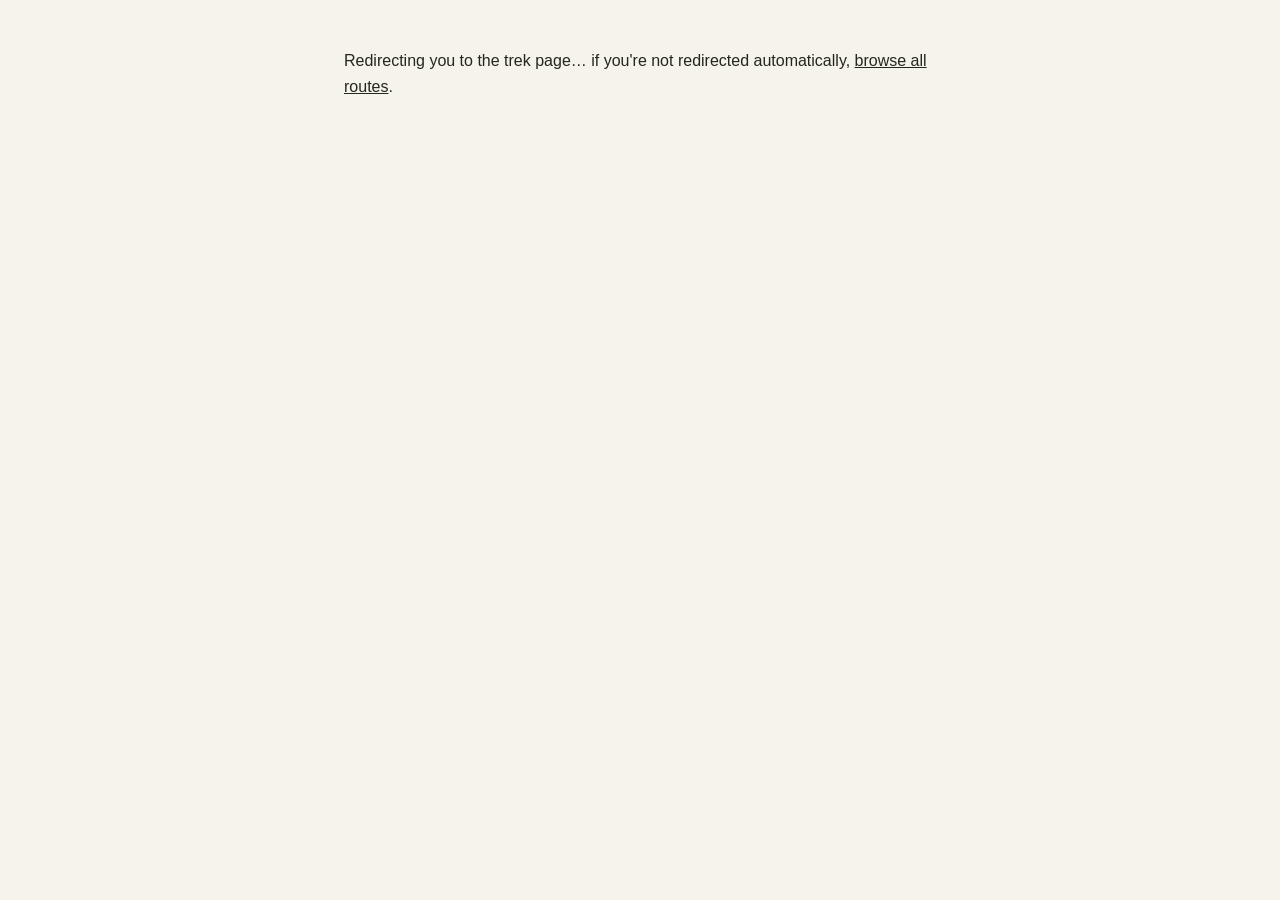
<file: detail.html>
<!DOCTYPE html>
<html lang="en">
<head>
    <meta charset="UTF-8">
    <meta name="viewport" content="width=device-width, initial-scale=1.0">
    <title>Redirecting… — TrekkingWays</title>
    <meta name="robots" content="noindex, follow">
    <link rel="icon" type="image/x-icon" href="favicon.ico">
    <link rel="stylesheet" href="styles.css">
</head>
<body>
    <p style="padding:3rem 1.5rem; max-width:640px; margin:0 auto;">
        Redirecting you to the trek page… if you're not redirected automatically,
        <a href="index.html" id="fallback-link">browse all routes</a>.
    </p>

    <script>
        // Legacy URL support: detail.html?tour=tour-1 used to render everything
        // client-side. Each trek now lives at its own static, indexable URL —
        // this page just forwards old links (bookmarks, past shares, old GYG
        // referral links) to the right place.
        const redirectMap = {
            "tour-1": "scottish-highlands-whisky-tasting.html",
            "tour-2": "finisterre-muxia-costa-da-morte.html",
            "tour-3": "mount-etna-summit-trek.html"
        };

        const params = new URLSearchParams(window.location.search);
        const tourId = params.get('tour');
        const target = redirectMap[tourId];

        if (target) {
            document.getElementById('fallback-link').href = target;
            window.location.replace(target);
        }
    </script>
</body>
</html>
</file>
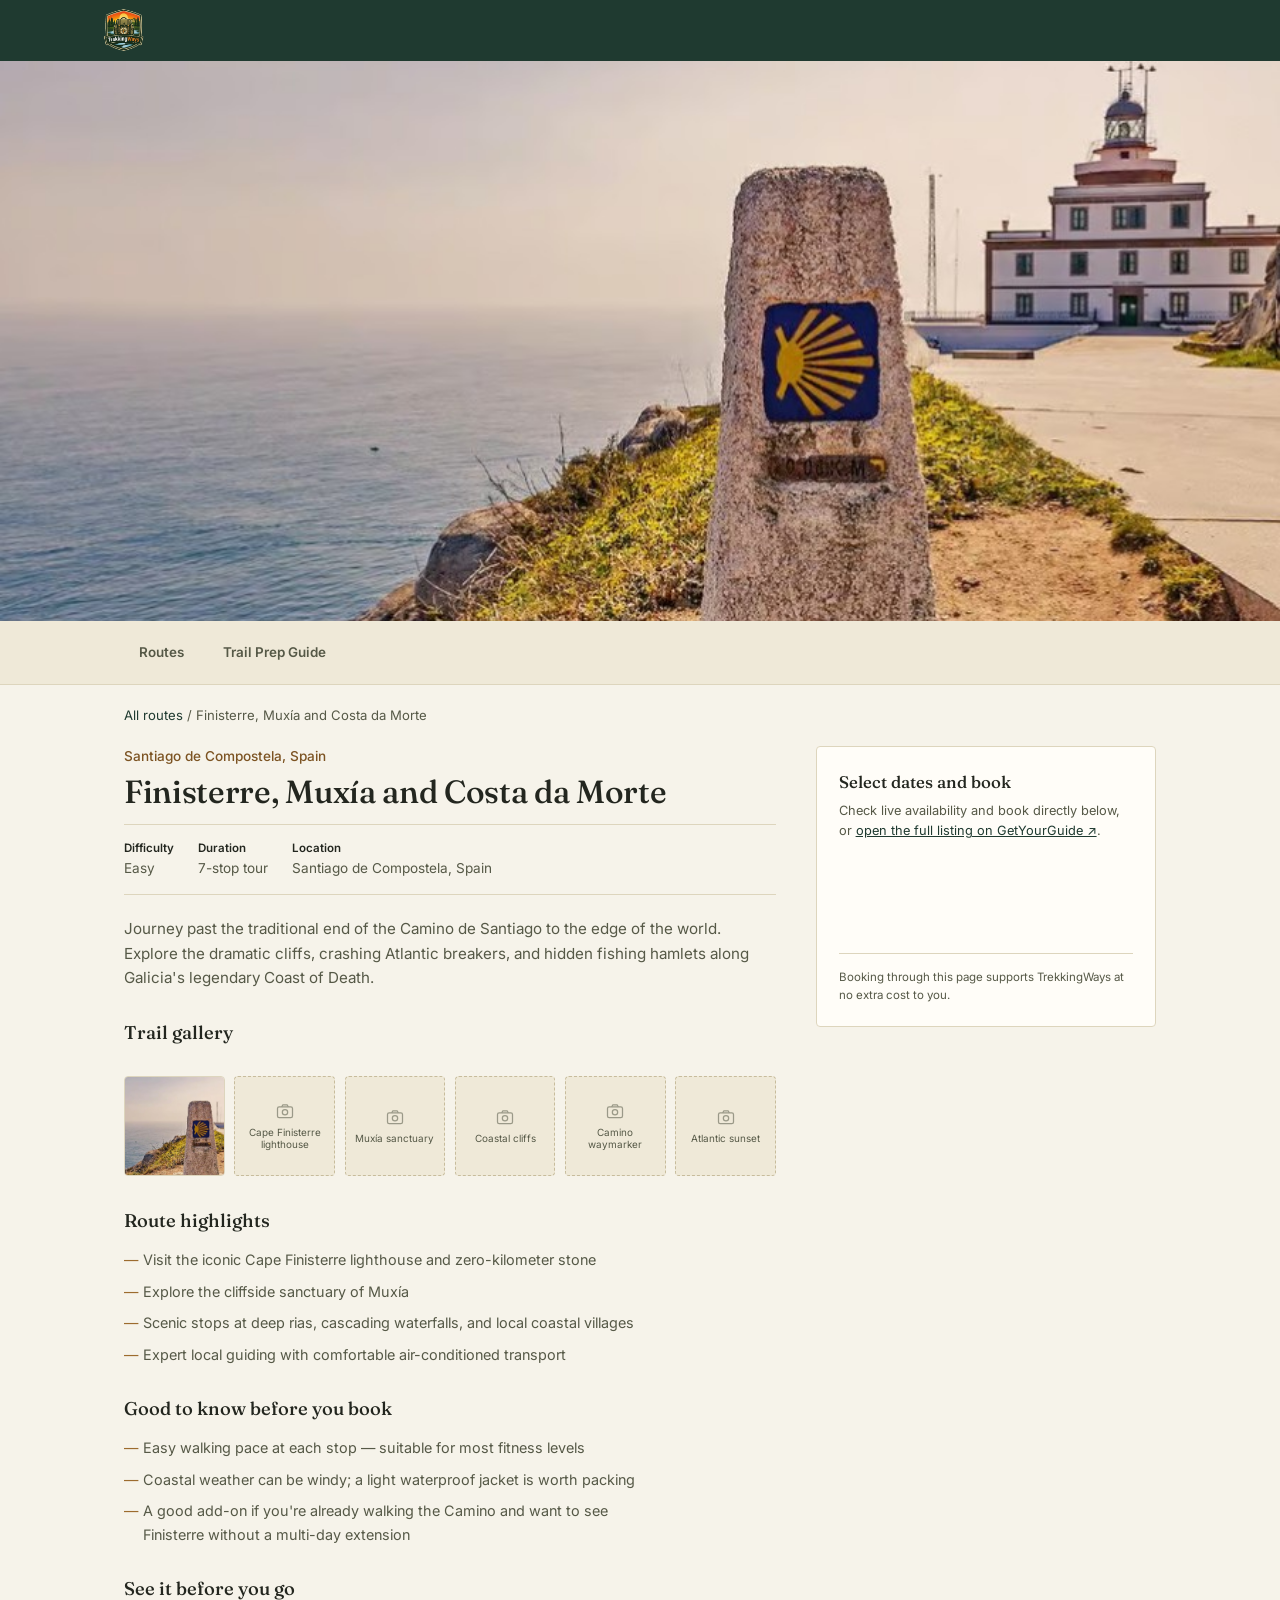
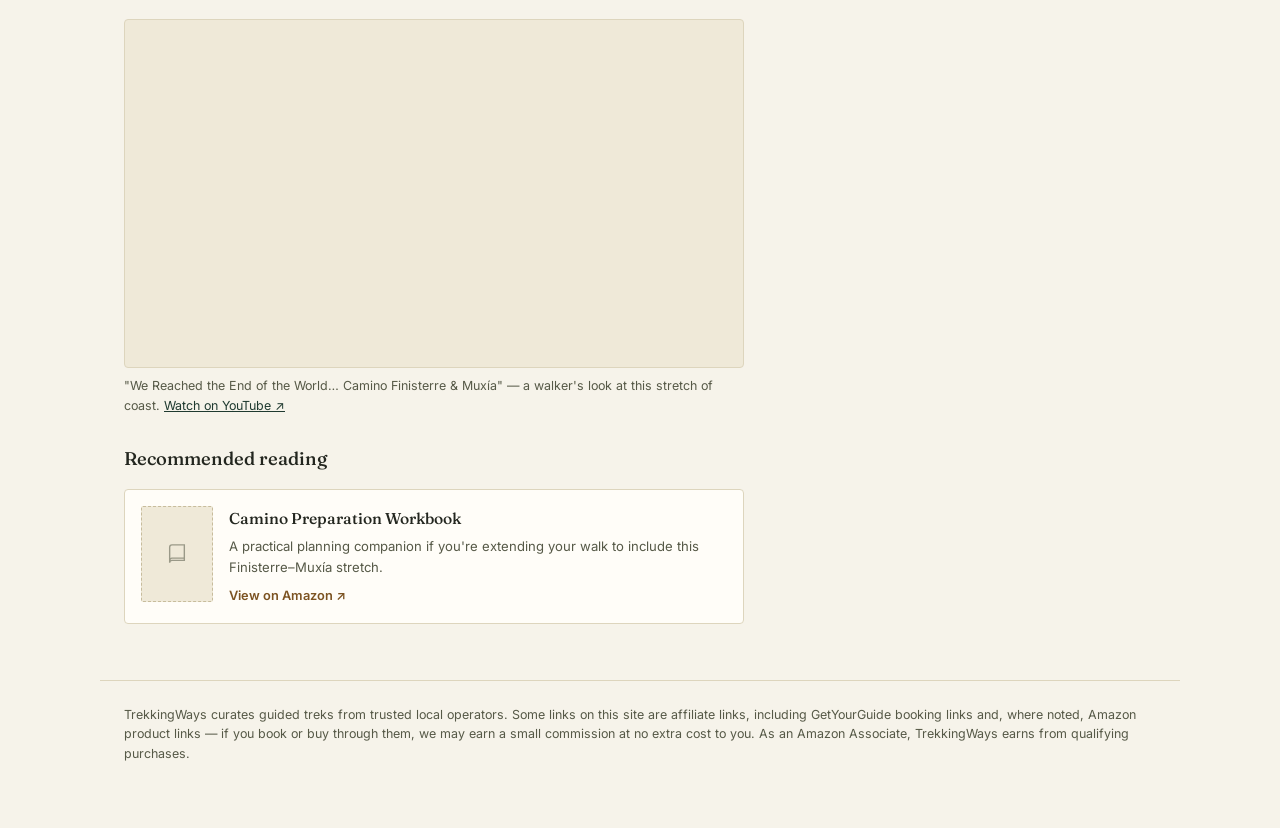
<file: finisterre-muxia-costa-da-morte.html>
<!DOCTYPE html>
<html lang="en">
<head>
    <meta charset="UTF-8">
    <meta name="viewport" content="width=device-width, initial-scale=1.0">
    <title>Finisterre, Muxía & Costa da Morte Tour — TrekkingWays</title>
    <meta name="description" content="Guided day tour of Galicia's Coast of Death from Santiago de Compostela: Cape Finisterre lighthouse, Muxía, and the Camino's traditional end point.">
    <link rel="canonical" href="https://trekkingways.com/finisterre-muxia-costa-da-morte.html">

    <!-- Favicons -->
    <link rel="icon" type="image/x-icon" href="favicon.ico">
    <link rel="icon" type="image/png" sizes="32x32" href="favicon-32.png">
    <link rel="apple-touch-icon" sizes="180x180" href="apple-touch-icon.png">
    <link rel="icon" type="image/png" sizes="512x512" href="icon-512.png">

    <!-- GetYourGuide Analytics -->
    <script async defer src="https://widget.getyourguide.com/dist/pa.umd.production.min.js" data-gyg-partner-id="GVCQKUI"></script>

    <!-- Google Analytics (GA4) - trekkingways.com property -->
    <script async src="https://www.googletagmanager.com/gtag/js?id=G-VSWBG74Z71"></script>
    <script>
        window.dataLayer = window.dataLayer || [];
        function gtag(){dataLayer.push(arguments);}
        gtag('js', new Date());
        gtag('config', 'G-VSWBG74Z71');
    </script>

    <link rel="preconnect" href="https://fonts.googleapis.com">
    <link rel="preconnect" href="https://fonts.gstatic.com" crossorigin>
    <link href="https://fonts.googleapis.com/css2?family=Fraunces:ital,opsz,wght@0,9..144,400;0,9..144,500;0,9..144,600;1,9..144,500&family=Inter:wght@400;500;600&display=swap" rel="stylesheet">

    <link rel="stylesheet" href="styles.css">

    <script type="application/ld+json">
    {
        "@context": "https://schema.org",
        "@type": "TouristTrip",
        "name": "Finisterre, Muxía and Costa da Morte",
        "description": "Journey past the traditional end of the Camino de Santiago to the edge of the world. Explore the dramatic cliffs, crashing Atlantic breakers, and hidden fishing hamlets along Galicia's legendary Coast of Death.",
        "image": "https://trekkingways.com/image_5f9729.jpg",
        "touristType": "Day trip",
        "itinerary": {
            "@type": "ItemList",
            "itemListElement": [
                {"@type": "ListItem", "position": 1, "name": "Cape Finisterre lighthouse and zero-kilometer stone"},
                {"@type": "ListItem", "position": 2, "name": "Cliffside sanctuary of Muxía"},
                {"@type": "ListItem", "position": 3, "name": "Coastal villages, rias and waterfalls"}
            ]
        },
        "provider": {
            "@type": "Organization",
            "name": "TrekkingWays",
            "url": "https://trekkingways.com/"
        },
        "offers": {
            "@type": "Offer",
            "url": "https://gyg.me/6YtkOxXI",
            "availability": "https://schema.org/InStock"
        }
    }
    </script>
    <script type="application/ld+json">
    {
        "@context": "https://schema.org",
        "@type": "BreadcrumbList",
        "itemListElement": [
            {"@type": "ListItem", "position": 1, "name": "Routes", "item": "https://trekkingways.com/"},
            {"@type": "ListItem", "position": 2, "name": "Finisterre, Muxía and Costa da Morte"}
        ]
    }
    </script>
</head>
<body>

    <div class="brand-bar">
        <div class="brand-bar-inner">
            <a href="index.html" class="brand-bar-link"><img src="logo.png" alt="TrekkingWays" class="brand-bar-logo"></a>
        </div>
    </div>

    <div class="detail-hero">
        <img src="image_5f9729.jpg" alt="Finisterre, Muxía and Costa da Morte">
    </div>

    <nav class="page-menu">
        <div class="page-menu-inner">
            <div class="nav-pills">
                <a href="index.html" class="nav-pill">Routes</a>
                <a href="guide.html" class="nav-pill">Trail Prep Guide</a>
            </div>
        </div>
    </nav>

    <p class="breadcrumb"><a href="index.html">All routes</a> / <span>Finisterre, Muxía and Costa da Morte</span></p>

    <main class="detail-layout">
        <div class="detail-main">
            <div class="detail-location">Santiago de Compostela, Spain</div>
            <h1>Finisterre, Muxía and Costa da Morte</h1>

            <div class="detail-meta-row">
                <span><strong>Difficulty</strong><span>Easy</span></span>
                <span><strong>Duration</strong><span>7-stop tour</span></span>
                <span><strong>Location</strong><span>Santiago de Compostela, Spain</span></span>
            </div>

            <div class="detail-body">
                <p>Journey past the traditional end of the Camino de Santiago to the edge of the world. Explore the dramatic cliffs, crashing Atlantic breakers, and hidden fishing hamlets along Galicia's legendary Coast of Death.</p>
            </div>

            <h2 class="detail-section-heading">Trail gallery</h2>
            <section class="trail-gallery">
                <div class="gallery-viewport">
                    <button class="gallery-arrow gallery-arrow-prev" aria-label="Previous photos">‹</button>
                    <div class="gallery-track">
                        <div class="gallery-thumb">
                            <img src="image_5f9729.jpg" alt="Finisterre lighthouse and Camino shell marker" loading="lazy">
                        </div>
                        <div class="gallery-thumb">
                            <div class="gallery-thumb-placeholder">
                                <svg viewBox="0 0 24 24" fill="none" stroke="currentColor" stroke-width="1.5" aria-hidden="true"><rect x="3" y="7" width="18" height="13" rx="2"></rect><path d="M8 7l1.5-2.5h5L16 7"></path><circle cx="12" cy="13.5" r="3.2"></circle></svg>
                                <span>Cape Finisterre lighthouse</span>
                            </div>
                        </div>
                        <div class="gallery-thumb">
                            <div class="gallery-thumb-placeholder">
                                <svg viewBox="0 0 24 24" fill="none" stroke="currentColor" stroke-width="1.5" aria-hidden="true"><rect x="3" y="7" width="18" height="13" rx="2"></rect><path d="M8 7l1.5-2.5h5L16 7"></path><circle cx="12" cy="13.5" r="3.2"></circle></svg>
                                <span>Muxía sanctuary</span>
                            </div>
                        </div>
                        <div class="gallery-thumb">
                            <div class="gallery-thumb-placeholder">
                                <svg viewBox="0 0 24 24" fill="none" stroke="currentColor" stroke-width="1.5" aria-hidden="true"><rect x="3" y="7" width="18" height="13" rx="2"></rect><path d="M8 7l1.5-2.5h5L16 7"></path><circle cx="12" cy="13.5" r="3.2"></circle></svg>
                                <span>Coastal cliffs</span>
                            </div>
                        </div>
                        <div class="gallery-thumb">
                            <div class="gallery-thumb-placeholder">
                                <svg viewBox="0 0 24 24" fill="none" stroke="currentColor" stroke-width="1.5" aria-hidden="true"><rect x="3" y="7" width="18" height="13" rx="2"></rect><path d="M8 7l1.5-2.5h5L16 7"></path><circle cx="12" cy="13.5" r="3.2"></circle></svg>
                                <span>Camino waymarker</span>
                            </div>
                        </div>
                        <div class="gallery-thumb">
                            <div class="gallery-thumb-placeholder">
                                <svg viewBox="0 0 24 24" fill="none" stroke="currentColor" stroke-width="1.5" aria-hidden="true"><rect x="3" y="7" width="18" height="13" rx="2"></rect><path d="M8 7l1.5-2.5h5L16 7"></path><circle cx="12" cy="13.5" r="3.2"></circle></svg>
                                <span>Atlantic sunset</span>
                            </div>
                        </div>
                    </div>
                    <button class="gallery-arrow gallery-arrow-next" aria-label="Next photos">›</button>
                </div>
            </section>

            <h2 class="detail-section-heading">Route highlights</h2>
            <ul class="detail-highlights">
                <li>Visit the iconic Cape Finisterre lighthouse and zero-kilometer stone</li>
                <li>Explore the cliffside sanctuary of Muxía</li>
                <li>Scenic stops at deep rias, cascading waterfalls, and local coastal villages</li>
                <li>Expert local guiding with comfortable air-conditioned transport</li>
            </ul>

            <h2 class="detail-section-heading">Good to know before you book</h2>
            <ul class="detail-highlights">
                <li>Easy walking pace at each stop — suitable for most fitness levels</li>
                <li>Coastal weather can be windy; a light waterproof jacket is worth packing</li>
                <li>A good add-on if you're already walking the Camino and want to see Finisterre without a multi-day extension</li>
            </ul>

            <h2 class="detail-section-heading">See it before you go</h2>
            <div class="video-embed">
                <div class="video-embed-frame">
                    <iframe src="https://www.youtube-nocookie.com/embed/vvXryr1y-jE" title="Camino Finisterre and Muxía walking vlog" loading="lazy" allow="accelerometer; autoplay; clipboard-write; encrypted-media; gyroscope; picture-in-picture" allowfullscreen></iframe>
                </div>
                <p class="video-embed-caption">"We Reached the End of the World… Camino Finisterre & Muxía" — a walker's look at this stretch of coast. <a href="https://www.youtube.com/watch?v=vvXryr1y-jE" target="_blank" rel="noopener">Watch on YouTube ↗</a></p>
            </div>

            <h2 class="detail-section-heading">Recommended reading</h2>
            <a class="product-card" href="https://www.amazon.co.uk/dp/B0HFZK3RJM?tag=YOUR-AMAZON-TAG-21" target="_blank" rel="sponsored noopener">
                <!-- Replace this placeholder with the real cover image from Amazon Associates SiteStripe
                     ("Image" or "Image + Text" link type) once your Associate tag is live. -->
                <div class="product-card-image-placeholder">
                    <svg viewBox="0 0 24 24" fill="none" stroke="currentColor" stroke-width="1.5" aria-hidden="true"><path d="M4 4.5A2.5 2.5 0 0 1 6.5 2H20v17H6.5A2.5 2.5 0 0 0 4 21.5v-17Z"></path><path d="M4 19a2.5 2.5 0 0 1 2.5-2.5H20"></path></svg>
                </div>
                <div class="product-card-body">
                    <div class="product-card-title">Camino Preparation Workbook</div>
                    <p class="product-card-desc">A practical planning companion if you're extending your walk to include this Finisterre–Muxía stretch.</p>
                    <div class="product-card-cta">View on Amazon ↗</div>
                </div>
            </a>
        </div>

        <aside class="booking-panel">
            <div class="booking-heading">Select dates and book</div>
            <div class="booking-subtext">Check live availability and book directly below, or <a href="https://gyg.me/6YtkOxXI" target="_blank" rel="sponsored noopener">open the full listing on GetYourGuide ↗</a>.</div>
            <div id="gyg-widget-container">
                <div data-gyg-href="https://widget.getyourguide.com/default/availability.frame"
                     data-gyg-tour-id="254852"
                     data-gyg-locale-code="en-US"
                     data-gyg-currency="EUR"
                     data-gyg-widget="availability"
                     data-gyg-variant="vertical"
                     data-gyg-partner-id="GVCQKUI">
                </div>
            </div>
            <p class="affiliate-note">Booking through this page supports TrekkingWays at no extra cost to you.</p>
        </aside>
    </main>

    <footer class="site-footer">
        <p>TrekkingWays curates guided treks from trusted local operators. Some links on this site are affiliate links, including GetYourGuide booking links and, where noted, Amazon product links — if you book or buy through them, we may earn a small commission at no extra cost to you. As an Amazon Associate, TrekkingWays earns from qualifying purchases.</p>
    </footer>

    <script async src="https://widget.getyourguide.com/dist/loader.js"></script>
    <script src="gallery.js" defer></script>
</body>
</html>
</file>
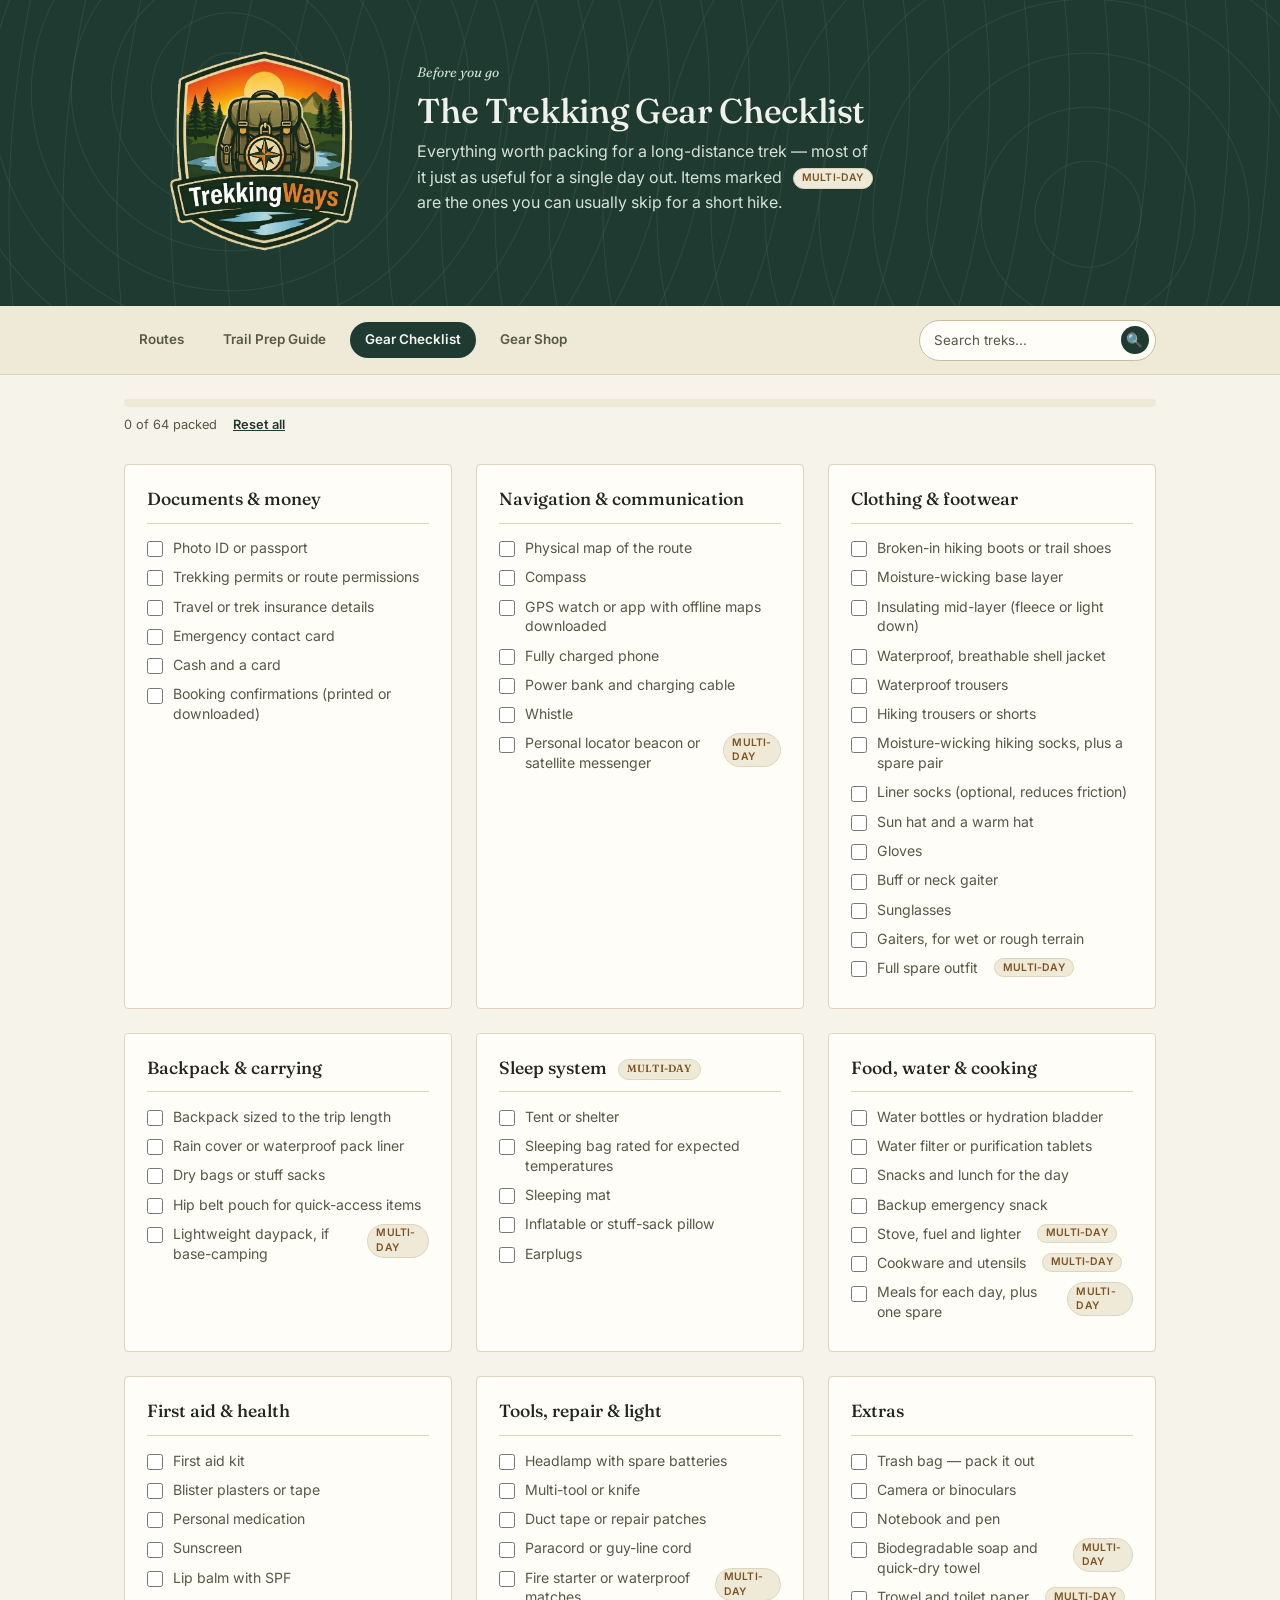
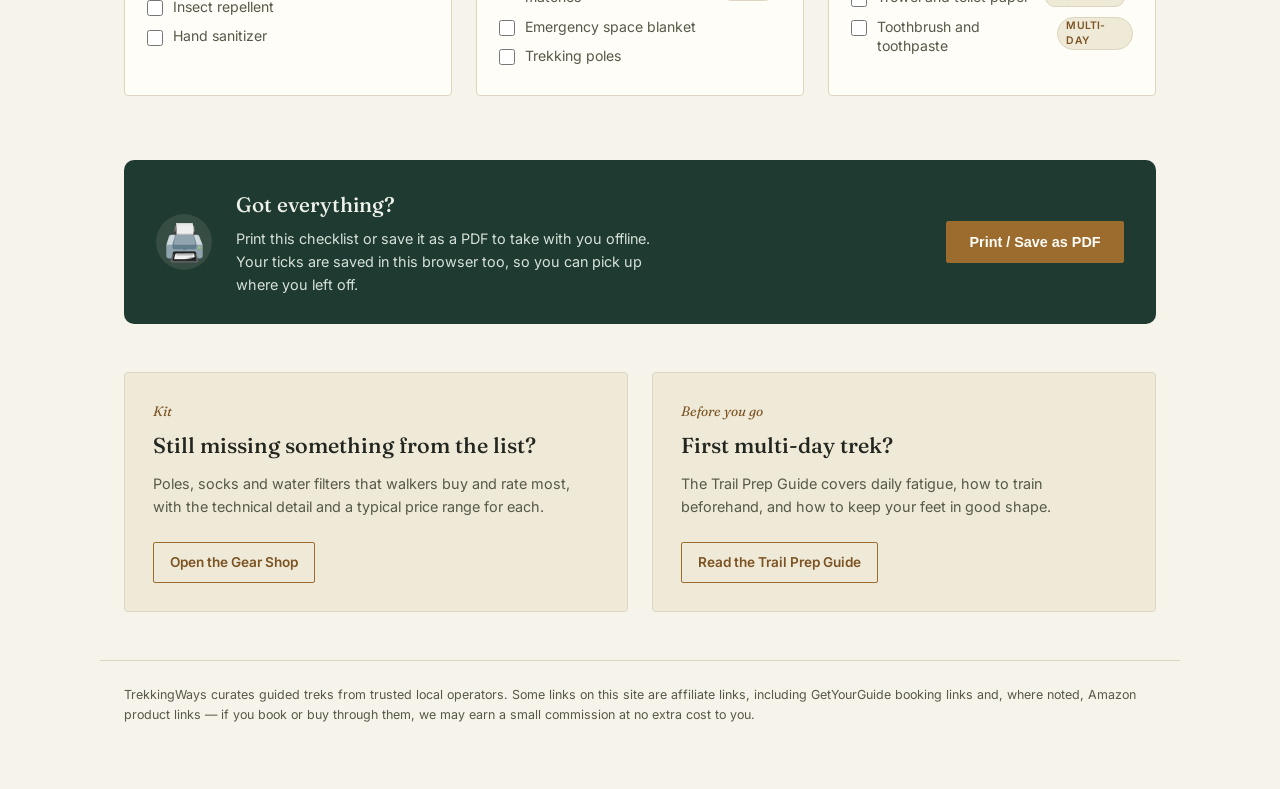
<file: gear-checklist.html>
<!DOCTYPE html>
<html lang="en">
<head>
    <meta charset="UTF-8">
    <meta name="viewport" content="width=device-width, initial-scale=1.0">
    <title>Trekking Gear Checklist — TrekkingWays</title>
    <meta name="description" content="A complete, printable trekking gear checklist covering documents, clothing, sleep systems, food, first aid and more — for multi-day treks and one-day hikes alike.">
    <link rel="canonical" href="https://trekkingways.com/gear-checklist.html">

    <!-- Favicons -->
    <link rel="icon" type="image/x-icon" href="favicon.ico">
    <link rel="icon" type="image/png" sizes="32x32" href="favicon-32.png">
    <link rel="apple-touch-icon" sizes="180x180" href="apple-touch-icon.png">
    <link rel="icon" type="image/png" sizes="512x512" href="icon-512.png">

    <!-- Google Analytics (GA4) - trekkingways.com property -->
    <script async src="https://www.googletagmanager.com/gtag/js?id=G-VSWBG74Z71"></script>
    <script>
        window.dataLayer = window.dataLayer || [];
        function gtag(){dataLayer.push(arguments);}
        gtag('js', new Date());
        gtag('config', 'G-VSWBG74Z71');
    </script>

    <link rel="preconnect" href="https://fonts.googleapis.com">
    <link rel="preconnect" href="https://fonts.gstatic.com" crossorigin>
    <link href="https://fonts.googleapis.com/css2?family=Fraunces:ital,opsz,wght@0,9..144,400;0,9..144,500;0,9..144,600;1,9..144,500&family=Inter:wght@400;500;600&display=swap" rel="stylesheet">

    <link rel="stylesheet" href="styles.css">

    <script type="application/ld+json">
    {
        "@context": "https://schema.org",
        "@type": "Article",
        "headline": "Trekking Gear Checklist",
        "description": "A complete, printable trekking gear checklist covering documents, clothing, sleep systems, food, first aid and more — for multi-day treks and one-day hikes alike.",
        "author": { "@type": "Organization", "name": "TrekkingWays" },
        "publisher": { "@type": "Organization", "name": "TrekkingWays", "url": "https://trekkingways.com/" },
        "mainEntityOfPage": "https://trekkingways.com/gear-checklist.html"
    }
    </script>
</head>
<body>

    <header>
        <div class="header-content">
            <a href="index.html" class="header-logo-link"><img src="logo.png" alt="TrekkingWays" class="header-logo"></a>
            <div class="header-text">
                <p class="header-eyebrow">Before you go</p>
                <h1>The Trekking Gear Checklist</h1>
                <p class="lede">Everything worth packing for a long-distance trek — most of it just as useful for a single day out. Items marked <span class="badge-multiday">Multi-day</span> are the ones you can usually skip for a short hike.</p>
            </div>
        </div>
    </header>

    <nav class="page-menu" aria-label="Site sections">
        <div class="page-menu-inner">
            <div class="nav-pills">
                <a href="index.html" class="nav-pill">Routes</a>
                <a href="guide.html" class="nav-pill">Trail Prep Guide</a>
                <a href="gear-checklist.html" class="nav-pill is-current" aria-current="page">Gear Checklist</a>
                <a href="gear-shop.html" class="nav-pill">Gear Shop</a>
            </div>
            <form class="nav-search" role="search" action="index.html" method="get">
                <label for="nav-search-input" class="sr-only">Search by destination or keyword</label>
                <input type="text" id="nav-search-input" name="q" placeholder="Search treks..." autocomplete="off">
                <button type="submit" class="nav-search-submit" aria-label="Search">&#128269;</button>
            </form>
        </div>
    </nav>

    <div class="checklist-progress">
        <div class="checklist-progress-bar"><div class="checklist-progress-fill"></div></div>
        <p class="checklist-progress-label">
            <span class="checklist-progress-count">0 of 0 packed</span>
            <button type="button" class="checklist-reset">Reset all</button>
        </p>
    </div>

    <main class="checklist-layout">

        <section class="checklist-category">
            <h2>Documents &amp; money</h2>
            <ul class="checklist-items">
                <li><label><input type="checkbox" id="doc-1"><span class="item-text">Photo ID or passport</span></label></li>
                <li><label><input type="checkbox" id="doc-2"><span class="item-text">Trekking permits or route permissions</span></label></li>
                <li><label><input type="checkbox" id="doc-3"><span class="item-text">Travel or trek insurance details</span></label></li>
                <li><label><input type="checkbox" id="doc-4"><span class="item-text">Emergency contact card</span></label></li>
                <li><label><input type="checkbox" id="doc-5"><span class="item-text">Cash and a card</span></label></li>
                <li><label><input type="checkbox" id="doc-6"><span class="item-text">Booking confirmations (printed or downloaded)</span></label></li>
            </ul>
        </section>

        <section class="checklist-category">
            <h2>Navigation &amp; communication</h2>
            <ul class="checklist-items">
                <li><label><input type="checkbox" id="nav-1"><span class="item-text">Physical map of the route</span></label></li>
                <li><label><input type="checkbox" id="nav-2"><span class="item-text">Compass</span></label></li>
                <li><label><input type="checkbox" id="nav-3"><span class="item-text">GPS watch or app with offline maps downloaded</span></label></li>
                <li><label><input type="checkbox" id="nav-4"><span class="item-text">Fully charged phone</span></label></li>
                <li><label><input type="checkbox" id="nav-5"><span class="item-text">Power bank and charging cable</span></label></li>
                <li><label><input type="checkbox" id="nav-6"><span class="item-text">Whistle</span></label></li>
                <li><label><input type="checkbox" id="nav-7"><span class="item-text">Personal locator beacon or satellite messenger</span><span class="badge-multiday">Multi-day</span></label></li>
            </ul>
        </section>

        <section class="checklist-category">
            <h2>Clothing &amp; footwear</h2>
            <ul class="checklist-items">
                <li><label><input type="checkbox" id="cloth-1"><span class="item-text">Broken-in hiking boots or trail shoes</span></label></li>
                <li><label><input type="checkbox" id="cloth-2"><span class="item-text">Moisture-wicking base layer</span></label></li>
                <li><label><input type="checkbox" id="cloth-3"><span class="item-text">Insulating mid-layer (fleece or light down)</span></label></li>
                <li><label><input type="checkbox" id="cloth-4"><span class="item-text">Waterproof, breathable shell jacket</span></label></li>
                <li><label><input type="checkbox" id="cloth-5"><span class="item-text">Waterproof trousers</span></label></li>
                <li><label><input type="checkbox" id="cloth-6"><span class="item-text">Hiking trousers or shorts</span></label></li>
                <li><label><input type="checkbox" id="cloth-7"><span class="item-text">Moisture-wicking hiking socks, plus a spare pair</span></label></li>
                <li><label><input type="checkbox" id="cloth-8"><span class="item-text">Liner socks (optional, reduces friction)</span></label></li>
                <li><label><input type="checkbox" id="cloth-9"><span class="item-text">Sun hat and a warm hat</span></label></li>
                <li><label><input type="checkbox" id="cloth-10"><span class="item-text">Gloves</span></label></li>
                <li><label><input type="checkbox" id="cloth-11"><span class="item-text">Buff or neck gaiter</span></label></li>
                <li><label><input type="checkbox" id="cloth-12"><span class="item-text">Sunglasses</span></label></li>
                <li><label><input type="checkbox" id="cloth-13"><span class="item-text">Gaiters, for wet or rough terrain</span></label></li>
                <li><label><input type="checkbox" id="cloth-14"><span class="item-text">Full spare outfit</span><span class="badge-multiday">Multi-day</span></label></li>
            </ul>
        </section>

        <section class="checklist-category">
            <h2>Backpack &amp; carrying</h2>
            <ul class="checklist-items">
                <li><label><input type="checkbox" id="pack-1"><span class="item-text">Backpack sized to the trip length</span></label></li>
                <li><label><input type="checkbox" id="pack-2"><span class="item-text">Rain cover or waterproof pack liner</span></label></li>
                <li><label><input type="checkbox" id="pack-3"><span class="item-text">Dry bags or stuff sacks</span></label></li>
                <li><label><input type="checkbox" id="pack-4"><span class="item-text">Hip belt pouch for quick-access items</span></label></li>
                <li><label><input type="checkbox" id="pack-5"><span class="item-text">Lightweight daypack, if base-camping</span><span class="badge-multiday">Multi-day</span></label></li>
            </ul>
        </section>

        <section class="checklist-category">
            <h2>Sleep system <span class="badge-multiday">Multi-day</span></h2>
            <ul class="checklist-items">
                <li><label><input type="checkbox" id="sleep-1"><span class="item-text">Tent or shelter</span></label></li>
                <li><label><input type="checkbox" id="sleep-2"><span class="item-text">Sleeping bag rated for expected temperatures</span></label></li>
                <li><label><input type="checkbox" id="sleep-3"><span class="item-text">Sleeping mat</span></label></li>
                <li><label><input type="checkbox" id="sleep-4"><span class="item-text">Inflatable or stuff-sack pillow</span></label></li>
                <li><label><input type="checkbox" id="sleep-5"><span class="item-text">Earplugs</span></label></li>
            </ul>
        </section>

        <section class="checklist-category">
            <h2>Food, water &amp; cooking</h2>
            <ul class="checklist-items">
                <li><label><input type="checkbox" id="food-1"><span class="item-text">Water bottles or hydration bladder</span></label></li>
                <li><label><input type="checkbox" id="food-2"><span class="item-text">Water filter or purification tablets</span></label></li>
                <li><label><input type="checkbox" id="food-3"><span class="item-text">Snacks and lunch for the day</span></label></li>
                <li><label><input type="checkbox" id="food-4"><span class="item-text">Backup emergency snack</span></label></li>
                <li><label><input type="checkbox" id="food-5"><span class="item-text">Stove, fuel and lighter</span><span class="badge-multiday">Multi-day</span></label></li>
                <li><label><input type="checkbox" id="food-6"><span class="item-text">Cookware and utensils</span><span class="badge-multiday">Multi-day</span></label></li>
                <li><label><input type="checkbox" id="food-7"><span class="item-text">Meals for each day, plus one spare</span><span class="badge-multiday">Multi-day</span></label></li>
            </ul>
        </section>

        <section class="checklist-category">
            <h2>First aid &amp; health</h2>
            <ul class="checklist-items">
                <li><label><input type="checkbox" id="aid-1"><span class="item-text">First aid kit</span></label></li>
                <li><label><input type="checkbox" id="aid-2"><span class="item-text">Blister plasters or tape</span></label></li>
                <li><label><input type="checkbox" id="aid-3"><span class="item-text">Personal medication</span></label></li>
                <li><label><input type="checkbox" id="aid-4"><span class="item-text">Sunscreen</span></label></li>
                <li><label><input type="checkbox" id="aid-5"><span class="item-text">Lip balm with SPF</span></label></li>
                <li><label><input type="checkbox" id="aid-6"><span class="item-text">Insect repellent</span></label></li>
                <li><label><input type="checkbox" id="aid-7"><span class="item-text">Hand sanitizer</span></label></li>
            </ul>
        </section>

        <section class="checklist-category">
            <h2>Tools, repair &amp; light</h2>
            <ul class="checklist-items">
                <li><label><input type="checkbox" id="tool-1"><span class="item-text">Headlamp with spare batteries</span></label></li>
                <li><label><input type="checkbox" id="tool-2"><span class="item-text">Multi-tool or knife</span></label></li>
                <li><label><input type="checkbox" id="tool-3"><span class="item-text">Duct tape or repair patches</span></label></li>
                <li><label><input type="checkbox" id="tool-4"><span class="item-text">Paracord or guy-line cord</span></label></li>
                <li><label><input type="checkbox" id="tool-5"><span class="item-text">Fire starter or waterproof matches</span><span class="badge-multiday">Multi-day</span></label></li>
                <li><label><input type="checkbox" id="tool-6"><span class="item-text">Emergency space blanket</span></label></li>
                <li><label><input type="checkbox" id="tool-7"><span class="item-text">Trekking poles</span></label></li>
            </ul>
        </section>

        <section class="checklist-category">
            <h2>Extras</h2>
            <ul class="checklist-items">
                <li><label><input type="checkbox" id="extra-1"><span class="item-text">Trash bag — pack it out</span></label></li>
                <li><label><input type="checkbox" id="extra-2"><span class="item-text">Camera or binoculars</span></label></li>
                <li><label><input type="checkbox" id="extra-3"><span class="item-text">Notebook and pen</span></label></li>
                <li><label><input type="checkbox" id="extra-4"><span class="item-text">Biodegradable soap and quick-dry towel</span><span class="badge-multiday">Multi-day</span></label></li>
                <li><label><input type="checkbox" id="extra-5"><span class="item-text">Trowel and toilet paper</span><span class="badge-multiday">Multi-day</span></label></li>
                <li><label><input type="checkbox" id="extra-6"><span class="item-text">Toothbrush and toothpaste</span><span class="badge-multiday">Multi-day</span></label></li>
            </ul>
        </section>

    </main>

    <section class="checklist-cta">
        <div class="checklist-cta-box">
            <div class="checklist-cta-icon" aria-hidden="true">🖨️</div>
            <div class="checklist-cta-text">
                <h2>Got everything?</h2>
                <p>Print this checklist or save it as a PDF to take with you offline. Your ticks are saved in this browser too, so you can pick up where you left off.</p>
            </div>
            <button type="button" class="btn btn-brass checklist-print">Print / Save as PDF</button>
        </div>
    </section>

    <div class="main-container">
        <div class="teasers-grid">
            <section class="guide-teaser">
                <div class="guide-teaser-text">
                    <p class="teaser-eyebrow">Kit</p>
                    <h2>Still missing something from the list?</h2>
                    <p>Poles, socks and water filters that walkers buy and rate most, with the technical detail and a typical price range for each.</p>
                </div>
                <a href="gear-shop.html" class="btn btn-brass">Open the Gear Shop</a>
            </section>

            <section class="guide-teaser">
                <div class="guide-teaser-text">
                    <p class="teaser-eyebrow">Before you go</p>
                    <h2>First multi-day trek?</h2>
                    <p>The Trail Prep Guide covers daily fatigue, how to train beforehand, and how to keep your feet in good shape.</p>
                </div>
                <a href="guide.html" class="btn btn-brass">Read the Trail Prep Guide</a>
            </section>
        </div>
    </div>

    <footer class="site-footer">
        <p>TrekkingWays curates guided treks from trusted local operators. Some links on this site are affiliate links, including GetYourGuide booking links and, where noted, Amazon product links — if you book or buy through them, we may earn a small commission at no extra cost to you.</p>
    </footer>

    <script src="checklist.js" defer></script>
</body>
</html>
</file>
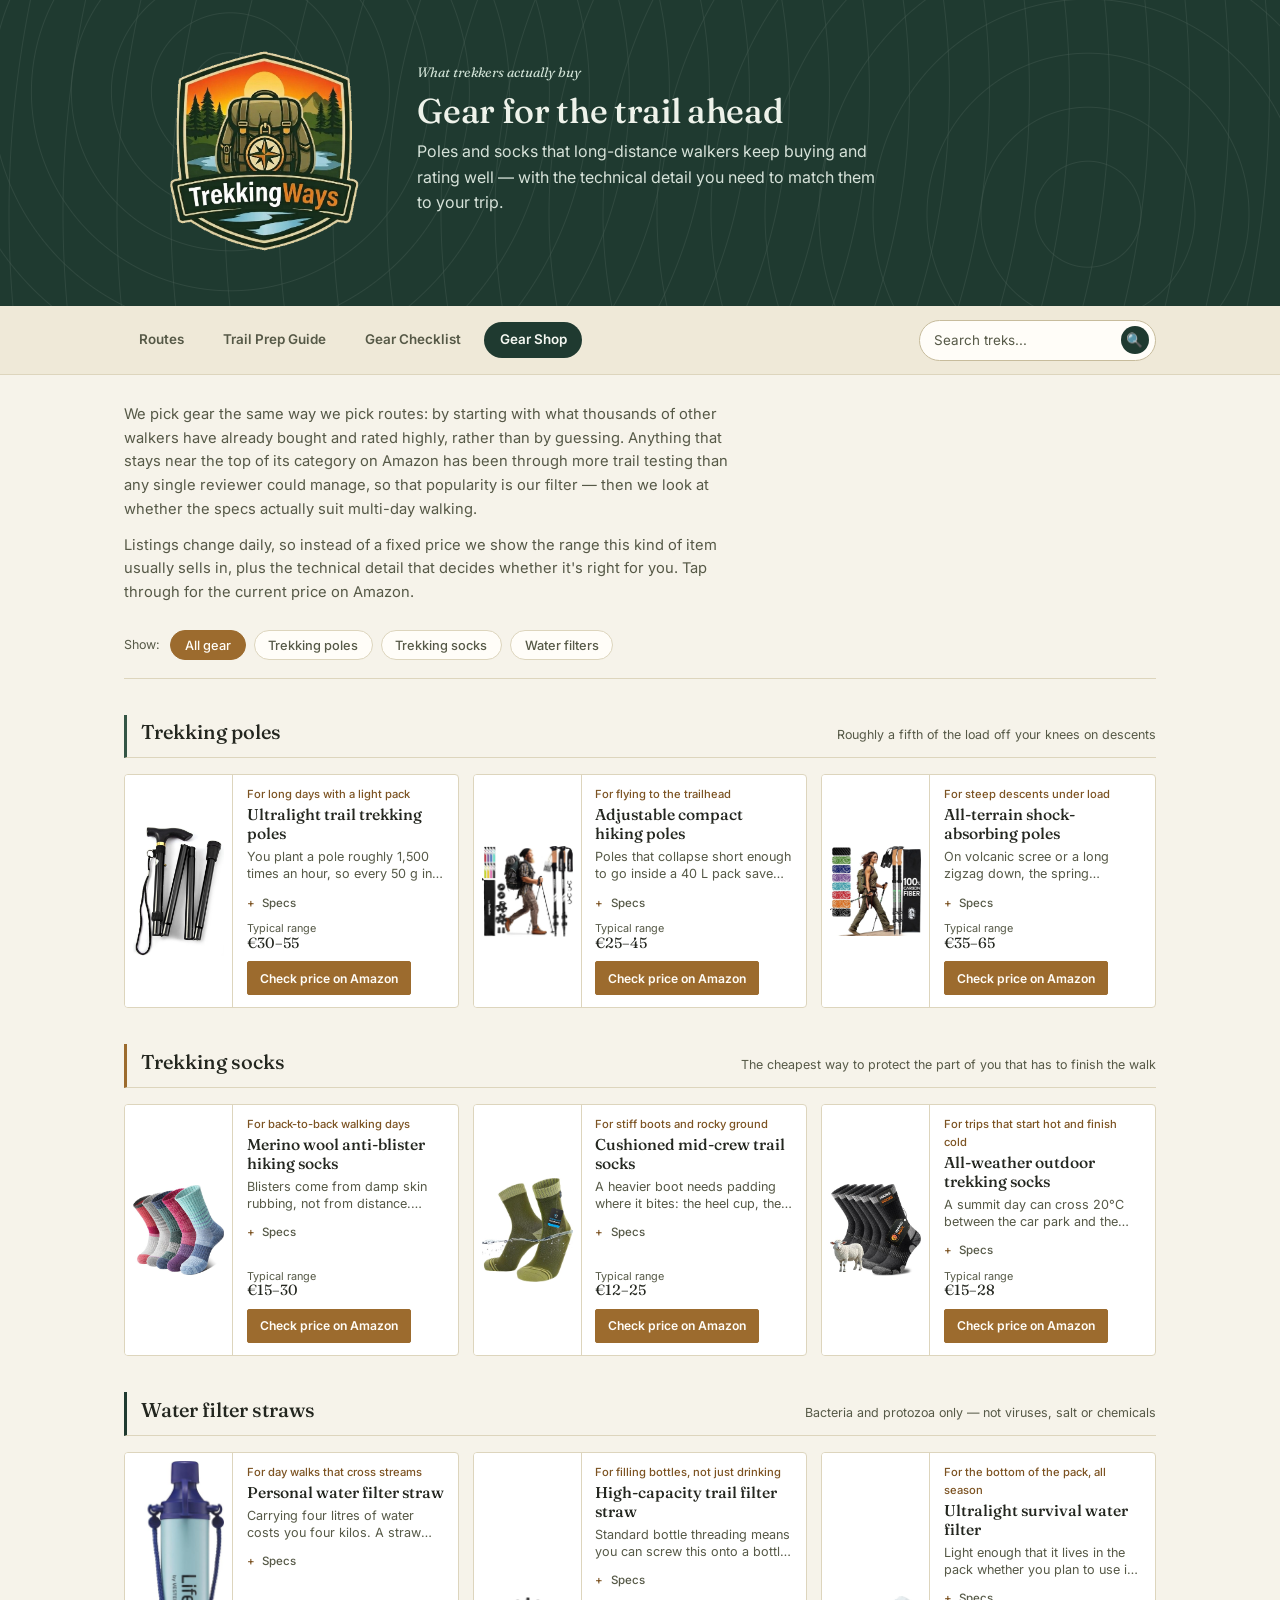
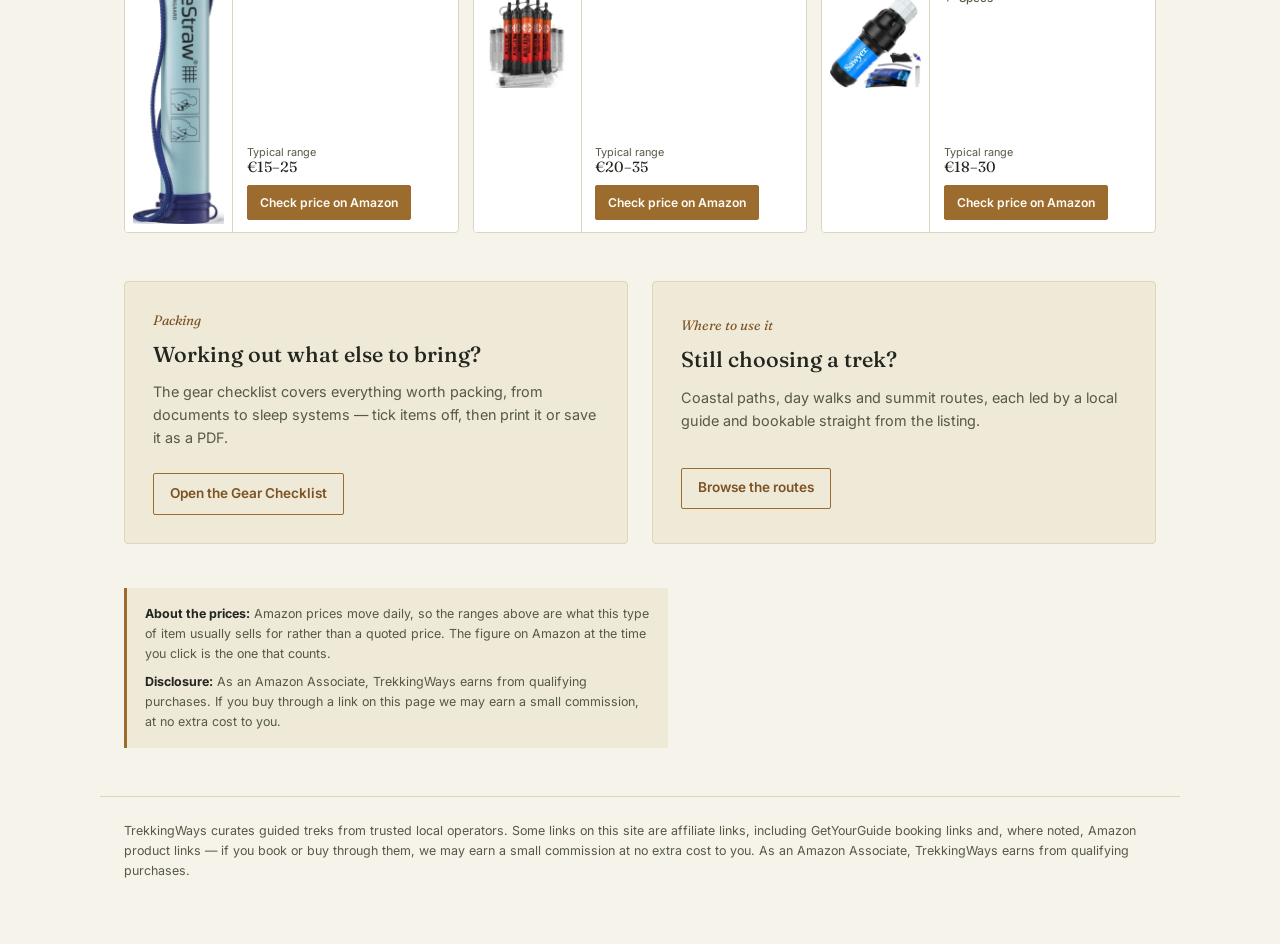
<file: gear-shop.html>
<!DOCTYPE html>
<html lang="en">
<head>
    <meta charset="UTF-8">
    <meta name="viewport" content="width=device-width, initial-scale=1.0">
    <title>Trekking Poles, Hiking Socks &amp; Water Filters — Gear Shop | TrekkingWays</title>
    <meta name="description" content="Trekking poles, hiking socks and water filter straws that walkers buy and rate most, with the technical detail and typical price range for each, so you can match the kit to your trip.">
    <link rel="canonical" href="https://trekkingways.com/gear-shop.html">

    <!-- Favicons -->
    <link rel="icon" type="image/x-icon" href="favicon.ico">
    <link rel="icon" type="image/png" sizes="32x32" href="favicon-32.png">
    <link rel="apple-touch-icon" sizes="180x180" href="apple-touch-icon.png">
    <link rel="icon" type="image/png" sizes="512x512" href="icon-512.png">

    <!-- Google Analytics (GA4) -->
    <script async src="https://www.googletagmanager.com/gtag/js?id=G-VSWBG74Z71"></script>
    <script>
        window.dataLayer = window.dataLayer || [];
        function gtag(){dataLayer.push(arguments);}
        gtag('js', new Date());
        gtag('config', 'G-VSWBG74Z71');
    </script>

    <link rel="preconnect" href="https://fonts.googleapis.com">
    <link rel="preconnect" href="https://fonts.gstatic.com" crossorigin>
    <link href="https://fonts.googleapis.com/css2?family=Fraunces:ital,opsz,wght@0,9..144,400;0,9..144,500;0,9..144,600;1,9..144,500&family=Inter:wght@400;500;600&display=swap" rel="stylesheet">

    <link rel="stylesheet" href="styles.css">

    <script type="application/ld+json">
    {
        "@context": "https://schema.org",
        "@type": "BreadcrumbList",
        "itemListElement": [
            { "@type": "ListItem", "position": 1, "name": "Routes", "item": "https://trekkingways.com/" },
            { "@type": "ListItem", "position": 2, "name": "Gear Shop", "item": "https://trekkingways.com/gear-shop.html" }
        ]
    }
    </script>
</head>
<body>

    <header>
        <div class="header-content">
            <a href="index.html" class="header-logo-link"><img src="logo.png" alt="TrekkingWays" class="header-logo"></a>
            <div class="header-text">
                <p class="header-eyebrow">What trekkers actually buy</p>
                <h1>Gear for the trail ahead</h1>
                <p class="lede">Poles and socks that long-distance walkers keep buying and rating well — with the technical detail you need to match them to your trip.</p>
            </div>
        </div>
    </header>

    <nav class="page-menu" aria-label="Site sections">
        <div class="page-menu-inner">
            <div class="nav-pills">
                <a href="index.html" class="nav-pill">Routes</a>
                <a href="guide.html" class="nav-pill">Trail Prep Guide</a>
                <a href="gear-checklist.html" class="nav-pill">Gear Checklist</a>
                <a href="gear-shop.html" class="nav-pill is-current" aria-current="page">Gear Shop</a>
            </div>
            <form class="nav-search" role="search" action="index.html" method="get">
                <label for="nav-search-input" class="sr-only">Search by destination or keyword</label>
                <input type="text" id="nav-search-input" name="q" placeholder="Search treks..." autocomplete="off">
                <button type="submit" class="nav-search-submit" aria-label="Search">&#128269;</button>
            </form>
        </div>
    </nav>

    <main class="gear-main">

        <p class="gear-intro">We pick gear the same way we pick routes: by starting with what thousands of other walkers have already bought and rated highly, rather than by guessing. Anything that stays near the top of its category on Amazon has been through more trail testing than any single reviewer could manage, so that popularity is our filter — then we look at whether the specs actually suit multi-day walking.</p>

        <p class="gear-intro">Listings change daily, so instead of a fixed price we show the range this kind of item usually sells in, plus the technical detail that decides whether it's right for you. Tap through for the current price on Amazon.</p>

        <div class="gear-toolbar">
            <div class="filter-pills" id="gear-filters">
                <span class="filter-pills-label">Show:</span>
                <button class="filter-pill active" type="button" data-gear-filter="all">All gear</button>
                <button class="filter-pill" type="button" data-gear-filter="poles">Trekking poles</button>
                <button class="filter-pill" type="button" data-gear-filter="socks">Trekking socks</button>
                <button class="filter-pill" type="button" data-gear-filter="water">Water filters</button>
            </div>
        </div>

        <!-- CATEGORY 1: TREKKING POLES -->
        <section class="gear-category gear-category--poles" id="poles" data-gear-category="poles">
            <div class="gear-category-head">
                <h2>Trekking poles</h2>
                <p class="gear-category-note">Roughly a fifth of the load off your knees on descents</p>
            </div>

            <div class="gear-grid">

                <!-- Trekking Pole 1 -->
                <article class="gear-card">
                    <a class="gear-card-media" href="https://amzn.to/46vWFAv" target="_blank" rel="nofollow noopener noreferrer">
                        <img src="trekpole1.jpg" alt="Ultralight trail trekking poles" loading="lazy">
                    </a>
                    <div class="gear-card-body">
                        <p class="gear-card-use">For long days with a light pack</p>
                        <h3 class="gear-card-title">Ultralight trail trekking poles</h3>
                        <p class="gear-card-need">You plant a pole roughly 1,500 times an hour, so every 50 g in the shaft is felt in the shoulders by mid-afternoon. A light pair is the one worth carrying when the day is long and the pack is small.</p>
                        <!-- Ken: check these against the live listing before publishing -->
                        <details class="gear-details">
                            <summary>Specs</summary>
                            <dl class="gear-specs">
                            <div class="gear-spec-row"><dt>Shaft</dt><dd>Carbon / 7075 alloy</dd></div>
                            <div class="gear-spec-row"><dt>Weight, pair</dt><dd>approx. 450–500 g</dd></div>
                            <div class="gear-spec-row"><dt>Length range</dt><dd>65–135 cm</dd></div>
                            <div class="gear-spec-row"><dt>Grip</dt><dd>EVA foam, padded strap</dd></div>
                            <div class="gear-spec-row"><dt>Tips</dt><dd>Carbide, rubber feet + baskets</dd></div>
                        </dl>
                        </details>
                        <div class="gear-card-foot">
                            <div class="gear-price">
                                <span class="gear-price-label">Typical range</span>
                                <span class="gear-price-value">&euro;30–55</span>
                            </div>
                            <a href="https://amzn.to/46vWFAv" target="_blank" rel="nofollow noopener noreferrer" class="btn-amazon">Check price on Amazon</a>
                        </div>
                    </div>
                </article>

                <!-- Trekking Pole 2 -->
                <article class="gear-card">
                    <a class="gear-card-media" href="https://amzn.to/4rc9Srw" target="_blank" rel="nofollow noopener noreferrer">
                        <img src="trekpole2.jpg" alt="Adjustable compact hiking poles" loading="lazy">
                    </a>
                    <div class="gear-card-body">
                        <p class="gear-card-use">For flying to the trailhead</p>
                        <h3 class="gear-card-title">Adjustable compact hiking poles</h3>
                        <p class="gear-card-need">Poles that collapse short enough to go inside a 40 L pack save you checking a bag, and the quick-lock sections let you shorten them for a climb and lengthen them for the way back down without stopping to fiddle.</p>
                        <!-- Ken: check these against the live listing before publishing -->
                        <details class="gear-details">
                            <summary>Specs</summary>
                            <dl class="gear-specs">
                            <div class="gear-spec-row"><dt>Construction</dt><dd>3-section telescopic</dd></div>
                            <div class="gear-spec-row"><dt>Packed length</dt><dd>approx. 60–65 cm</dd></div>
                            <div class="gear-spec-row"><dt>Weight, pair</dt><dd>approx. 500–560 g</dd></div>
                            <div class="gear-spec-row"><dt>Locking</dt><dd>External lever clamp</dd></div>
                            <div class="gear-spec-row"><dt>Grip</dt><dd>Cork-feel, extended foam</dd></div>
                        </dl>
                        </details>
                        <div class="gear-card-foot">
                            <div class="gear-price">
                                <span class="gear-price-label">Typical range</span>
                                <span class="gear-price-value">&euro;25–45</span>
                            </div>
                            <a href="https://amzn.to/4rc9Srw" target="_blank" rel="nofollow noopener noreferrer" class="btn-amazon">Check price on Amazon</a>
                        </div>
                    </div>
                </article>

                <!-- Trekking Pole 3 -->
                <article class="gear-card">
                    <a class="gear-card-media" href="https://amzn.to/4y9fm96" target="_blank" rel="nofollow noopener noreferrer">
                        <img src="trekpole3.jpg" alt="All-terrain shock-absorbing trekking poles" loading="lazy">
                    </a>
                    <div class="gear-card-body">
                        <p class="gear-card-use">For steep descents under load</p>
                        <h3 class="gear-card-title">All-terrain shock-absorbing poles</h3>
                        <p class="gear-card-need">On volcanic scree or a long zigzag down, the spring damping takes the jolt out of each plant and the wider baskets stop the tips sinking. Heavier than a racing pole, and worth it on rough ground.</p>
                        <!-- Ken: check these against the live listing before publishing -->
                        <details class="gear-details">
                            <summary>Specs</summary>
                            <dl class="gear-specs">
                            <div class="gear-spec-row"><dt>Anti-shock</dt><dd>Internal spring, switchable</dd></div>
                            <div class="gear-spec-row"><dt>Weight, pair</dt><dd>approx. 550–620 g</dd></div>
                            <div class="gear-spec-row"><dt>Length range</dt><dd>65–135 cm</dd></div>
                            <div class="gear-spec-row"><dt>Tips</dt><dd>Carbide, mud + snow baskets</dd></div>
                            <div class="gear-spec-row"><dt>Straps</dt><dd>Padded, adjustable</dd></div>
                        </dl>
                        </details>
                        <div class="gear-card-foot">
                            <div class="gear-price">
                                <span class="gear-price-label">Typical range</span>
                                <span class="gear-price-value">&euro;35–65</span>
                            </div>
                            <a href="https://amzn.to/4y9fm96" target="_blank" rel="nofollow noopener noreferrer" class="btn-amazon">Check price on Amazon</a>
                        </div>
                    </div>
                </article>

            </div>
        </section>

        <!-- CATEGORY 2: TREKKING SOCKS -->
        <section class="gear-category gear-category--socks" id="socks" data-gear-category="socks">
            <div class="gear-category-head">
                <h2>Trekking socks</h2>
                <p class="gear-category-note">The cheapest way to protect the part of you that has to finish the walk</p>
            </div>

            <div class="gear-grid">

                <!-- Trekking Sock 1 -->
                <article class="gear-card">
                    <a class="gear-card-media" href="https://amzn.to/4dfI5kk" target="_blank" rel="nofollow noopener noreferrer">
                        <img src="treksock1.jpg" alt="Merino wool anti-blister hiking socks" loading="lazy">
                    </a>
                    <div class="gear-card-body">
                        <p class="gear-card-use">For back-to-back walking days</p>
                        <h3 class="gear-card-title">Merino wool anti-blister hiking socks</h3>
                        <p class="gear-card-need">Blisters come from damp skin rubbing, not from distance. Merino holds its warmth when wet, moves sweat out faster than cotton, and can be worn a second day without smelling — which matters when you're washing socks in a sink.</p>
                        <!-- Ken: check these against the live listing before publishing -->
                        <details class="gear-details">
                            <summary>Specs</summary>
                            <dl class="gear-specs">
                            <div class="gear-spec-row"><dt>Blend</dt><dd>Merino, nylon, elastane</dd></div>
                            <div class="gear-spec-row"><dt>Cushioning</dt><dd>Full terry loop footbed</dd></div>
                            <div class="gear-spec-row"><dt>Height</dt><dd>Crew, above boot cuff</dd></div>
                            <div class="gear-spec-row"><dt>Season</dt><dd>3-season, midweight</dd></div>
                            <div class="gear-spec-row"><dt>Care</dt><dd>Machine wash 30&deg;C, no tumble</dd></div>
                        </dl>
                        </details>
                        <div class="gear-card-foot">
                            <div class="gear-price">
                                <span class="gear-price-label">Typical range</span>
                                <span class="gear-price-value">&euro;15–30</span>
                            </div>
                            <a href="https://amzn.to/4dfI5kk" target="_blank" rel="nofollow noopener noreferrer" class="btn-amazon">Check price on Amazon</a>
                        </div>
                    </div>
                </article>

                <!-- Trekking Sock 2 -->
                <article class="gear-card">
                    <a class="gear-card-media" href="https://amzn.to/4ixLUVx" target="_blank" rel="nofollow noopener noreferrer">
                        <img src="treksock2.jpg" alt="Cushioned mid-crew trail socks" loading="lazy">
                    </a>
                    <div class="gear-card-body">
                        <p class="gear-card-use">For stiff boots and rocky ground</p>
                        <h3 class="gear-card-title">Cushioned mid-crew trail socks</h3>
                        <p class="gear-card-need">A heavier boot needs padding where it bites: the heel cup, the toe box, and the ankle bone. The extra height keeps the boot cuff off your shin on long climbs, and the arch band stops the sock creeping.</p>
                        <!-- Ken: check these against the live listing before publishing -->
                        <details class="gear-details">
                            <summary>Specs</summary>
                            <dl class="gear-specs">
                            <div class="gear-spec-row"><dt>Cushioning</dt><dd>Reinforced heel and toe</dd></div>
                            <div class="gear-spec-row"><dt>Height</dt><dd>Mid-crew</dd></div>
                            <div class="gear-spec-row"><dt>Blend</dt><dd>Wool-synthetic mix</dd></div>
                            <div class="gear-spec-row"><dt>Fit</dt><dd>Compression arch band</dd></div>
                            <div class="gear-spec-row"><dt>Sold as</dt><dd>Multipack</dd></div>
                        </dl>
                        </details>
                        <div class="gear-card-foot">
                            <div class="gear-price">
                                <span class="gear-price-label">Typical range</span>
                                <span class="gear-price-value">&euro;12–25</span>
                            </div>
                            <a href="https://amzn.to/4ixLUVx" target="_blank" rel="nofollow noopener noreferrer" class="btn-amazon">Check price on Amazon</a>
                        </div>
                    </div>
                </article>

                <!-- Trekking Sock 3 -->
                <article class="gear-card">
                    <a class="gear-card-media" href="https://amzn.to/4cJdzPF" target="_blank" rel="nofollow noopener noreferrer">
                        <img src="treksock3.jpg" alt="All-weather outdoor trekking socks" loading="lazy">
                    </a>
                    <div class="gear-card-body">
                        <p class="gear-card-use">For trips that start hot and finish cold</p>
                        <h3 class="gear-card-title">All-weather outdoor trekking socks</h3>
                        <p class="gear-card-need">A summit day can cross 20&deg;C between the car park and the crater rim. Ventilation panels over the instep and a flat toe seam let one pair cover that spread without your feet either cooking or going numb.</p>
                        <!-- Ken: check these against the live listing before publishing -->
                        <details class="gear-details">
                            <summary>Specs</summary>
                            <dl class="gear-specs">
                            <div class="gear-spec-row"><dt>Blend</dt><dd>Merino with synthetic wicking yarn</dd></div>
                            <div class="gear-spec-row"><dt>Ventilation</dt><dd>Mesh instep panels</dd></div>
                            <div class="gear-spec-row"><dt>Toe seam</dt><dd>Flat-stitched</dd></div>
                            <div class="gear-spec-row"><dt>Weight</dt><dd>Midweight</dd></div>
                            <div class="gear-spec-row"><dt>Sold as</dt><dd>Multipack</dd></div>
                        </dl>
                        </details>
                        <div class="gear-card-foot">
                            <div class="gear-price">
                                <span class="gear-price-label">Typical range</span>
                                <span class="gear-price-value">&euro;15–28</span>
                            </div>
                            <a href="https://amzn.to/4cJdzPF" target="_blank" rel="nofollow noopener noreferrer" class="btn-amazon">Check price on Amazon</a>
                        </div>
                    </div>
                </article>

            </div>
        </section>

        <!-- CATEGORY 3: WATER FILTRATION STRAWS -->
        <section class="gear-category gear-category--water" id="water" data-gear-category="water">
            <div class="gear-category-head">
                <h2>Water filter straws</h2>
                <p class="gear-category-note">Bacteria and protozoa only — not viruses, salt or chemicals</p>
            </div>

            <div class="gear-grid">

                <!-- Filter straw 1 -->
                <article class="gear-card">
                    <a class="gear-card-media" href="https://amzn.to/3YlyNq0" target="_blank" rel="nofollow noopener noreferrer">
                        <!-- Placeholder image — replace filterstraw1.jpg with the product photo -->
                        <img src="filterstraw1.jpg" alt="Personal water filter straw" loading="lazy">
                    </a>
                    <div class="gear-card-body">
                        <p class="gear-card-use">For day walks that cross streams</p>
                        <h3 class="gear-card-title">Personal water filter straw</h3>
                        <p class="gear-card-need">Carrying four litres of water costs you four kilos. A straw lets you carry one and refill from whatever you pass, which is the single biggest weight saving available on a hot day route.</p>
                        <!-- Ken: check these against the live listing before publishing -->
                        <details class="gear-details">
                            <summary>Specs</summary>
                            <dl class="gear-specs">
                            <div class="gear-spec-row"><dt>Filtration</dt><dd>0.1 micron hollow fibre</dd></div>
                            <div class="gear-spec-row"><dt>Removes</dt><dd>Bacteria, protozoa, microplastics</dd></div>
                            <div class="gear-spec-row"><dt>Does not remove</dt><dd>Viruses, salt, chemicals</dd></div>
                            <div class="gear-spec-row"><dt>Lifespan</dt><dd>up to approx. 4,000 L</dd></div>
                            <div class="gear-spec-row"><dt>Weight</dt><dd>approx. 60 g</dd></div>
                        </dl>
                        </details>
                        <div class="gear-card-foot">
                            <div class="gear-price">
                                <span class="gear-price-label">Typical range</span>
                                <span class="gear-price-value">&euro;15–25</span>
                            </div>
                            <a href="https://amzn.to/3YlyNq0" target="_blank" rel="nofollow noopener noreferrer" class="btn-amazon">Check price on Amazon</a>
                        </div>
                    </div>
                </article>

                <!-- Filter straw 2 -->
                <article class="gear-card">
                    <a class="gear-card-media" href="https://amzn.to/3YlyNq0" target="_blank" rel="nofollow noopener noreferrer">
                        <!-- Placeholder image — replace filterstraw2.jpg with the product photo -->
                        <img src="filterstraw2.jpg" alt="High-capacity trail filter straw" loading="lazy">
                    </a>
                    <div class="gear-card-body">
                        <p class="gear-card-use">For filling bottles, not just drinking</p>
                        <h3 class="gear-card-title">High-capacity trail filter straw</h3>
                        <p class="gear-card-need">Standard bottle threading means you can screw this onto a bottle or a gravity bag and filter for a whole group, instead of everyone taking turns lying face-down at the water&#39;s edge.</p>
                        <!-- Ken: check these against the live listing before publishing -->
                        <details class="gear-details">
                            <summary>Specs</summary>
                            <dl class="gear-specs">
                            <div class="gear-spec-row"><dt>Fitting</dt><dd>Standard bottle thread</dd></div>
                            <div class="gear-spec-row"><dt>Filtration</dt><dd>0.1 micron hollow fibre</dd></div>
                            <div class="gear-spec-row"><dt>Flow rate</dt><dd>approx. 0.5 L per minute</dd></div>
                            <div class="gear-spec-row"><dt>Lifespan</dt><dd>up to approx. 4,000 L</dd></div>
                            <div class="gear-spec-row"><dt>Included</dt><dd>Backflush syringe</dd></div>
                        </dl>
                        </details>
                        <div class="gear-card-foot">
                            <div class="gear-price">
                                <span class="gear-price-label">Typical range</span>
                                <span class="gear-price-value">&euro;20–35</span>
                            </div>
                            <a href="https://amzn.to/3YlyNq0" target="_blank" rel="nofollow noopener noreferrer" class="btn-amazon">Check price on Amazon</a>
                        </div>
                    </div>
                </article>

                <!-- Filter straw 3 -->
                <article class="gear-card">
                    <a class="gear-card-media" href="https://amzn.to/3YlyNq0" target="_blank" rel="nofollow noopener noreferrer">
                        <!-- Placeholder image — replace filterstraw3.jpg with the product photo -->
                        <img src="filterstraw3.jpg" alt="Ultralight survival water filter" loading="lazy">
                    </a>
                    <div class="gear-card-body">
                        <p class="gear-card-use">For the bottom of the pack, all season</p>
                        <h3 class="gear-card-title">Ultralight survival water filter</h3>
                        <p class="gear-card-need">Light enough that it lives in the pack whether you plan to use it or not. That is the point: the day you need it is the day the tap at the refuge is dry or the route takes longer than it should have.</p>
                        <!-- Ken: check these against the live listing before publishing -->
                        <details class="gear-details">
                            <summary>Specs</summary>
                            <dl class="gear-specs">
                            <div class="gear-spec-row"><dt>Filtration</dt><dd>0.1 micron micro-membrane</dd></div>
                            <div class="gear-spec-row"><dt>Weight</dt><dd>approx. 50 g</dd></div>
                            <div class="gear-spec-row"><dt>Storage</dt><dd>Dry fully before packing away</dd></div>
                            <div class="gear-spec-row"><dt>Watch for</dt><dd>Freezing ruins the membrane</dd></div>
                            <div class="gear-spec-row"><dt>Included</dt><dd>Pouch and lanyard</dd></div>
                        </dl>
                        </details>
                        <div class="gear-card-foot">
                            <div class="gear-price">
                                <span class="gear-price-label">Typical range</span>
                                <span class="gear-price-value">&euro;18–30</span>
                            </div>
                            <a href="https://amzn.to/3YlyNq0" target="_blank" rel="nofollow noopener noreferrer" class="btn-amazon">Check price on Amazon</a>
                        </div>
                    </div>
                </article>

            </div>
        </section>

        <div class="teasers-grid">
            <section class="guide-teaser">
                <div class="guide-teaser-text">
                    <p class="teaser-eyebrow">Packing</p>
                    <h2>Working out what else to bring?</h2>
                    <p>The gear checklist covers everything worth packing, from documents to sleep systems — tick items off, then print it or save it as a PDF.</p>
                </div>
                <a href="gear-checklist.html" class="btn btn-brass">Open the Gear Checklist</a>
            </section>

            <section class="guide-teaser">
                <div class="guide-teaser-text">
                    <p class="teaser-eyebrow">Where to use it</p>
                    <h2>Still choosing a trek?</h2>
                    <p>Coastal paths, day walks and summit routes, each led by a local guide and bookable straight from the listing.</p>
                </div>
                <a href="index.html" class="btn btn-brass">Browse the routes</a>
            </section>
        </div>

        <!-- Affiliate disclosure and pricing note: kept at the foot of the page, above the site footer -->
        <div class="gear-disclosure">
            <p><strong>About the prices:</strong> Amazon prices move daily, so the ranges above are what this type of item usually sells for rather than a quoted price. The figure on Amazon at the time you click is the one that counts.</p>
            <p><strong>Disclosure:</strong> As an Amazon Associate, TrekkingWays earns from qualifying purchases. If you buy through a link on this page we may earn a small commission, at no extra cost to you.</p>
        </div>

    </main>

    <footer class="site-footer">
        <p>TrekkingWays curates guided treks from trusted local operators. Some links on this site are affiliate links, including GetYourGuide booking links and, where noted, Amazon product links — if you book or buy through them, we may earn a small commission at no extra cost to you. As an Amazon Associate, TrekkingWays earns from qualifying purchases.</p>
    </footer>


    <script>
        const gearFilters = document.querySelectorAll('#gear-filters .filter-pill');
        const gearSections = document.querySelectorAll('.gear-category');

        gearFilters.forEach(btn => {
            btn.addEventListener('click', () => {
                const choice = btn.getAttribute('data-gear-filter');
                gearFilters.forEach(b => b.classList.remove('active'));
                btn.classList.add('active');
                gearSections.forEach(section => {
                    const match = choice === 'all' || section.getAttribute('data-gear-category') === choice;
                    section.hidden = !match;
                });
            });
        });
    </script>
</body>
</html>
</file>
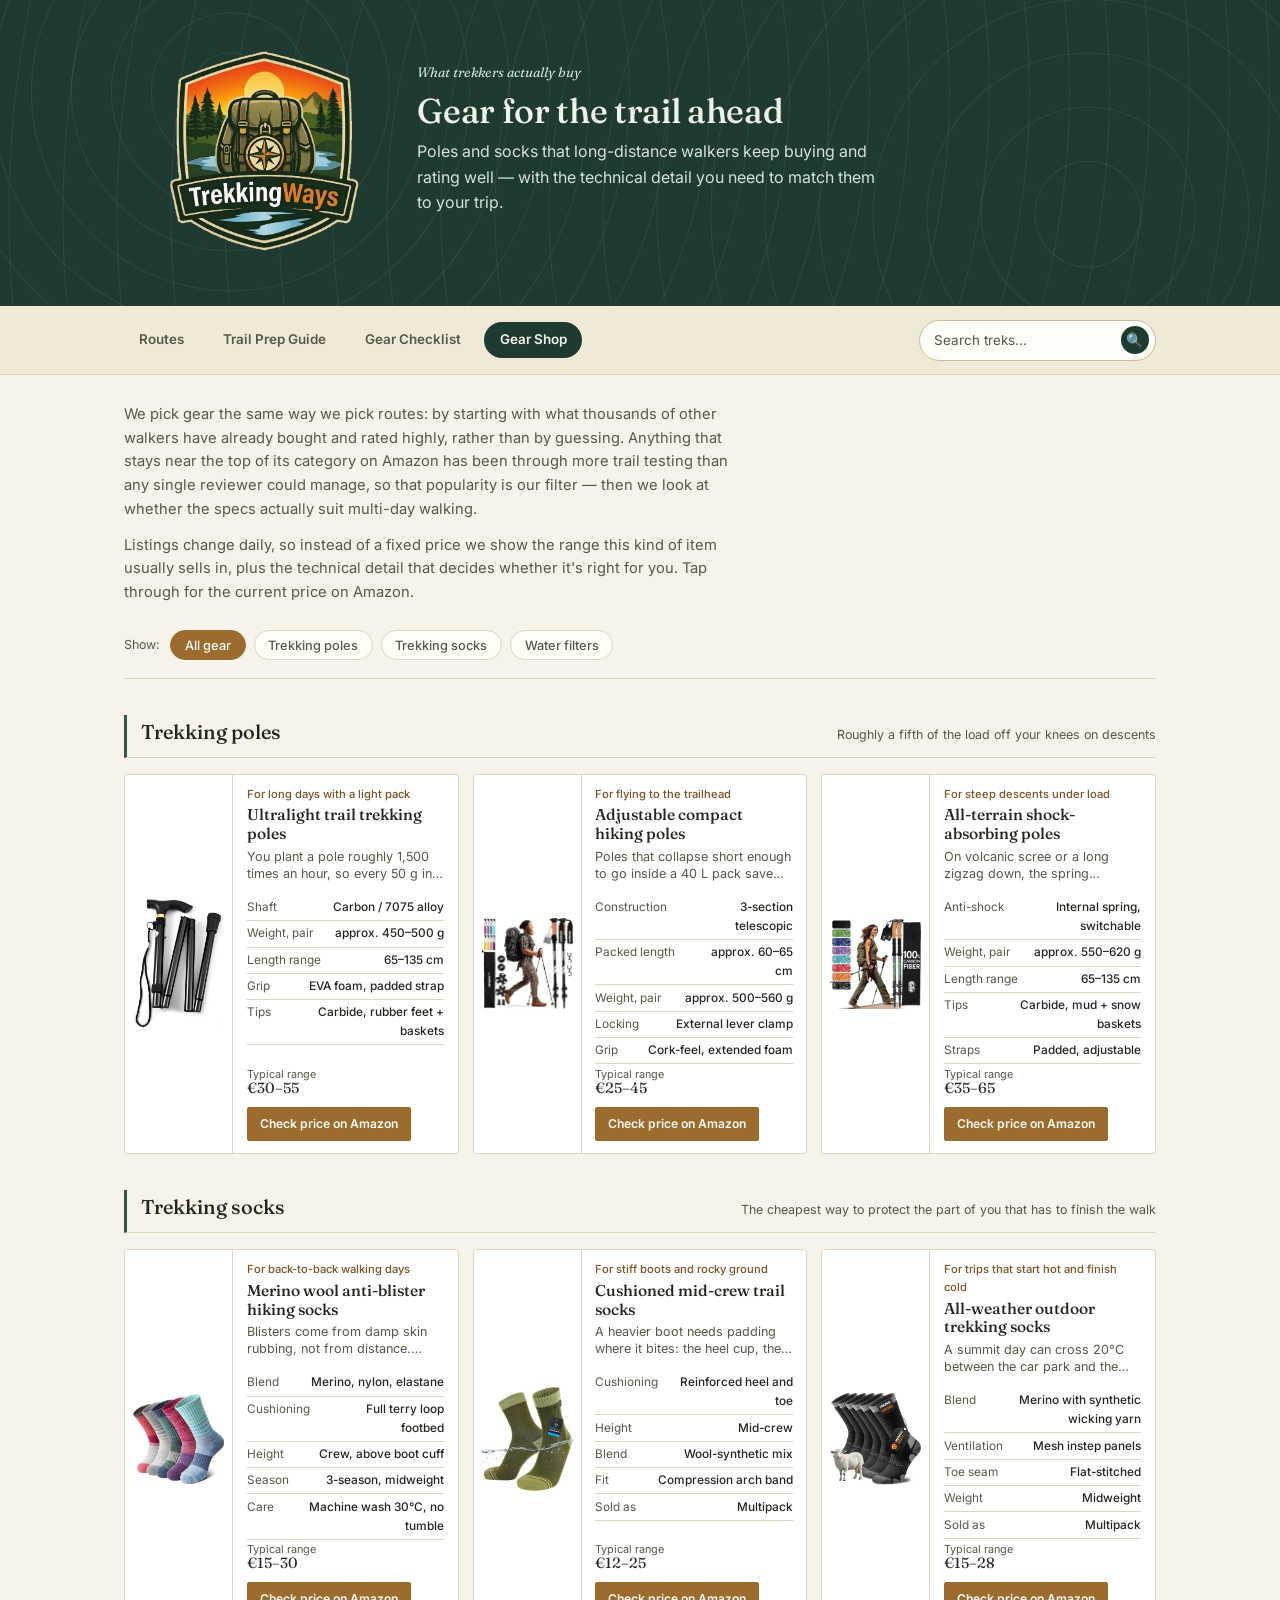
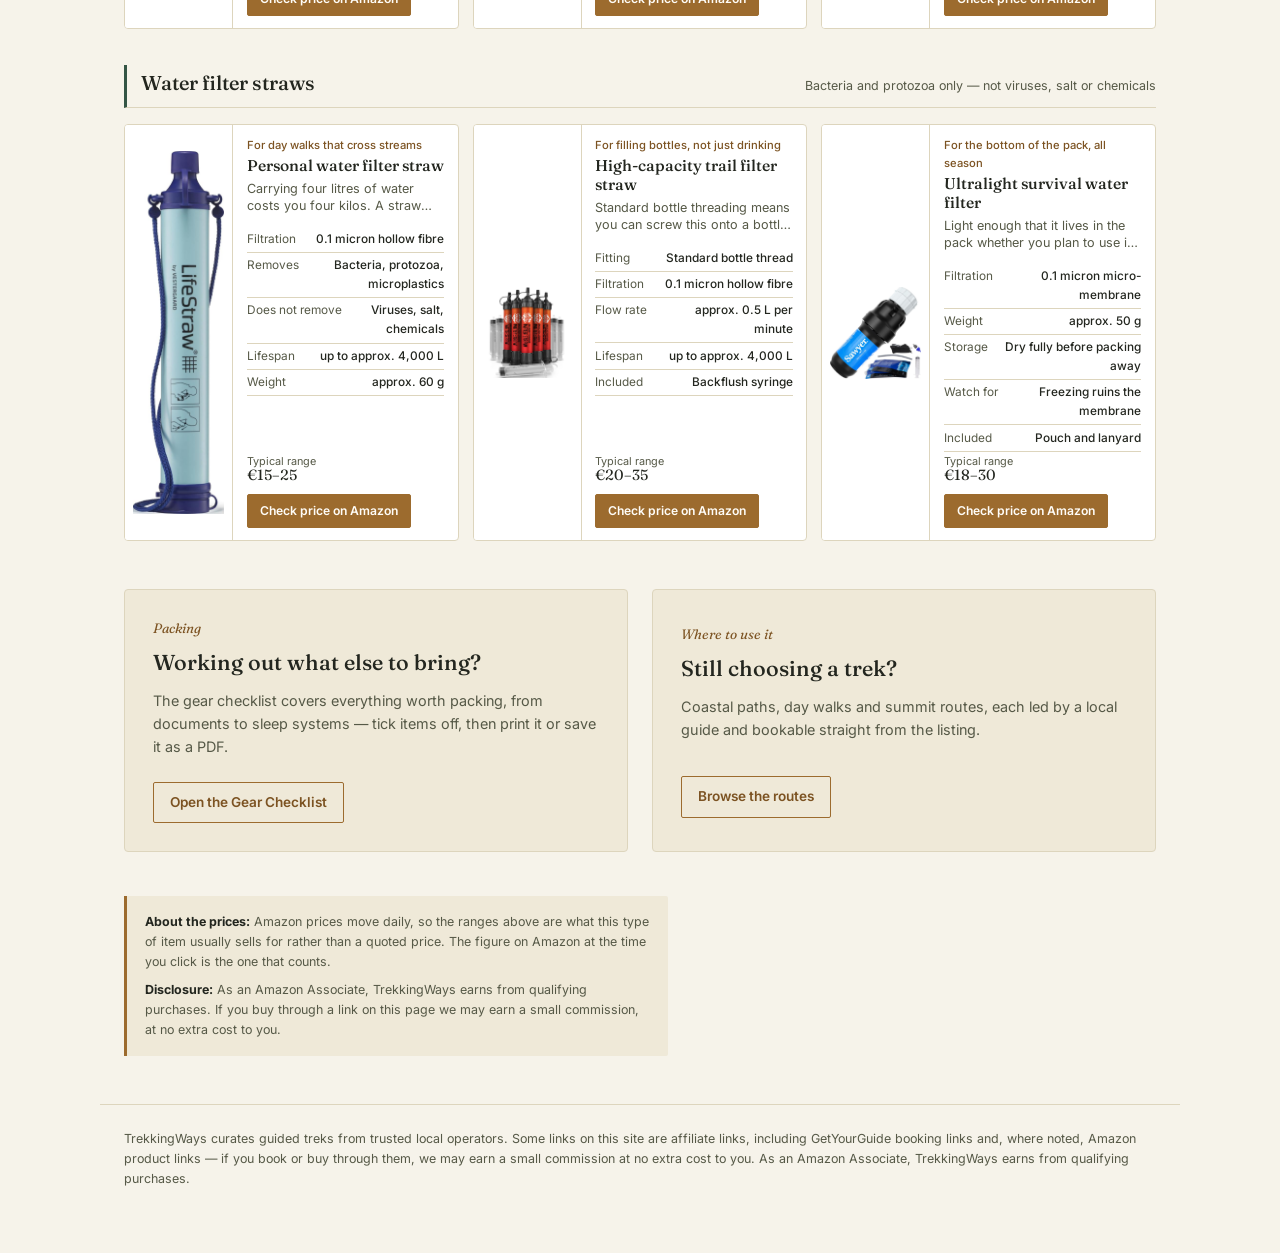
<file: gear-shoptmp.html>
<!DOCTYPE html>
<html lang="en">
<head>
    <meta charset="UTF-8">
    <meta name="viewport" content="width=device-width, initial-scale=1.0">
    <title>Trekking Poles, Hiking Socks &amp; Water Filters — Gear Shop | TrekkingWays</title>
    <meta name="description" content="Trekking poles, hiking socks and water filter straws that walkers buy and rate most, with the technical detail and typical price range for each, so you can match the kit to your trip.">
    <link rel="canonical" href="https://trekkingways.com/gear-shop.html">

    <!-- Favicons -->
    <link rel="icon" type="image/x-icon" href="favicon.ico">
    <link rel="icon" type="image/png" sizes="32x32" href="favicon-32.png">
    <link rel="apple-touch-icon" sizes="180x180" href="apple-touch-icon.png">
    <link rel="icon" type="image/png" sizes="512x512" href="icon-512.png">

    <!-- Google Analytics (GA4) -->
    <script async src="https://www.googletagmanager.com/gtag/js?id=G-VSWBG74Z71"></script>
    <script>
        window.dataLayer = window.dataLayer || [];
        function gtag(){dataLayer.push(arguments);}
        gtag('js', new Date());
        gtag('config', 'G-VSWBG74Z71');
    </script>

    <link rel="preconnect" href="https://fonts.googleapis.com">
    <link rel="preconnect" href="https://fonts.gstatic.com" crossorigin>
    <link href="https://fonts.googleapis.com/css2?family=Fraunces:ital,opsz,wght@0,9..144,400;0,9..144,500;0,9..144,600;1,9..144,500&family=Inter:wght@400;500;600&display=swap" rel="stylesheet">

    <link rel="stylesheet" href="styles.css">

    <script type="application/ld+json">
    {
        "@context": "https://schema.org",
        "@type": "BreadcrumbList",
        "itemListElement": [
            { "@type": "ListItem", "position": 1, "name": "Routes", "item": "https://trekkingways.com/" },
            { "@type": "ListItem", "position": 2, "name": "Gear Shop", "item": "https://trekkingways.com/gear-shop.html" }
        ]
    }
    </script>
</head>
<body>

    <header>
        <div class="header-content">
            <a href="index.html" class="header-logo-link"><img src="logo.png" alt="TrekkingWays" class="header-logo"></a>
            <div class="header-text">
                <p class="header-eyebrow">What trekkers actually buy</p>
                <h1>Gear for the trail ahead</h1>
                <p class="lede">Poles and socks that long-distance walkers keep buying and rating well — with the technical detail you need to match them to your trip.</p>
            </div>
        </div>
    </header>

    <nav class="page-menu" aria-label="Site sections">
        <div class="page-menu-inner">
            <div class="nav-pills">
                <a href="index.html" class="nav-pill">Routes</a>
                <a href="guide.html" class="nav-pill">Trail Prep Guide</a>
                <a href="gear-checklist.html" class="nav-pill">Gear Checklist</a>
                <a href="gear-shop.html" class="nav-pill is-current" aria-current="page">Gear Shop</a>
            </div>
            <form class="nav-search" role="search" action="index.html" method="get">
                <label for="nav-search-input" class="sr-only">Search by destination or keyword</label>
                <input type="text" id="nav-search-input" name="q" placeholder="Search treks..." autocomplete="off">
                <button type="submit" class="nav-search-submit" aria-label="Search">&#128269;</button>
            </form>
        </div>
    </nav>

    <main class="gear-main">

        <p class="gear-intro">We pick gear the same way we pick routes: by starting with what thousands of other walkers have already bought and rated highly, rather than by guessing. Anything that stays near the top of its category on Amazon has been through more trail testing than any single reviewer could manage, so that popularity is our filter — then we look at whether the specs actually suit multi-day walking.</p>

        <p class="gear-intro">Listings change daily, so instead of a fixed price we show the range this kind of item usually sells in, plus the technical detail that decides whether it's right for you. Tap through for the current price on Amazon.</p>

        <div class="gear-toolbar">
            <div class="filter-pills" id="gear-filters">
                <span class="filter-pills-label">Show:</span>
                <button class="filter-pill active" type="button" data-gear-filter="all">All gear</button>
                <button class="filter-pill" type="button" data-gear-filter="poles">Trekking poles</button>
                <button class="filter-pill" type="button" data-gear-filter="socks">Trekking socks</button>
                <button class="filter-pill" type="button" data-gear-filter="water">Water filters</button>
            </div>
        </div>

        <!-- CATEGORY 1: TREKKING POLES -->
        <section class="gear-category" id="poles" data-gear-category="poles">
            <div class="gear-category-head">
                <h2>Trekking poles</h2>
                <p class="gear-category-note">Roughly a fifth of the load off your knees on descents</p>
            </div>

            <div class="gear-grid">

                <!-- Trekking Pole 1 -->
                <article class="gear-card">
                    <a class="gear-card-media" href="https://amzn.to/46vWFAv" target="_blank" rel="nofollow noopener noreferrer">
                        <img src="trekpole1.jpg" alt="Ultralight trail trekking poles" loading="lazy">
                    </a>
                    <div class="gear-card-body">
                        <p class="gear-card-use">For long days with a light pack</p>
                        <h3 class="gear-card-title">Ultralight trail trekking poles</h3>
                        <p class="gear-card-need">You plant a pole roughly 1,500 times an hour, so every 50 g in the shaft is felt in the shoulders by mid-afternoon. A light pair is the one worth carrying when the day is long and the pack is small.</p>
                        <!-- Ken: check these against the live listing before publishing -->
                        <dl class="gear-specs">
                            <div class="gear-spec-row"><dt>Shaft</dt><dd>Carbon / 7075 alloy</dd></div>
                            <div class="gear-spec-row"><dt>Weight, pair</dt><dd>approx. 450–500 g</dd></div>
                            <div class="gear-spec-row"><dt>Length range</dt><dd>65–135 cm</dd></div>
                            <div class="gear-spec-row"><dt>Grip</dt><dd>EVA foam, padded strap</dd></div>
                            <div class="gear-spec-row"><dt>Tips</dt><dd>Carbide, rubber feet + baskets</dd></div>
                        </dl>
                        <div class="gear-card-foot">
                            <div class="gear-price">
                                <span class="gear-price-label">Typical range</span>
                                <span class="gear-price-value">&euro;30–55</span>
                            </div>
                            <a href="https://amzn.to/46vWFAv" target="_blank" rel="nofollow noopener noreferrer" class="btn-amazon">Check price on Amazon</a>
                        </div>
                    </div>
                </article>

                <!-- Trekking Pole 2 -->
                <article class="gear-card">
                    <a class="gear-card-media" href="https://amzn.to/4rc9Srw" target="_blank" rel="nofollow noopener noreferrer">
                        <img src="trekpole2.jpg" alt="Adjustable compact hiking poles" loading="lazy">
                    </a>
                    <div class="gear-card-body">
                        <p class="gear-card-use">For flying to the trailhead</p>
                        <h3 class="gear-card-title">Adjustable compact hiking poles</h3>
                        <p class="gear-card-need">Poles that collapse short enough to go inside a 40 L pack save you checking a bag, and the quick-lock sections let you shorten them for a climb and lengthen them for the way back down without stopping to fiddle.</p>
                        <!-- Ken: check these against the live listing before publishing -->
                        <dl class="gear-specs">
                            <div class="gear-spec-row"><dt>Construction</dt><dd>3-section telescopic</dd></div>
                            <div class="gear-spec-row"><dt>Packed length</dt><dd>approx. 60–65 cm</dd></div>
                            <div class="gear-spec-row"><dt>Weight, pair</dt><dd>approx. 500–560 g</dd></div>
                            <div class="gear-spec-row"><dt>Locking</dt><dd>External lever clamp</dd></div>
                            <div class="gear-spec-row"><dt>Grip</dt><dd>Cork-feel, extended foam</dd></div>
                        </dl>
                        <div class="gear-card-foot">
                            <div class="gear-price">
                                <span class="gear-price-label">Typical range</span>
                                <span class="gear-price-value">&euro;25–45</span>
                            </div>
                            <a href="https://amzn.to/4rc9Srw" target="_blank" rel="nofollow noopener noreferrer" class="btn-amazon">Check price on Amazon</a>
                        </div>
                    </div>
                </article>

                <!-- Trekking Pole 3 -->
                <article class="gear-card">
                    <a class="gear-card-media" href="https://amzn.to/4y9fm96" target="_blank" rel="nofollow noopener noreferrer">
                        <img src="trekpole3.jpg" alt="All-terrain shock-absorbing trekking poles" loading="lazy">
                    </a>
                    <div class="gear-card-body">
                        <p class="gear-card-use">For steep descents under load</p>
                        <h3 class="gear-card-title">All-terrain shock-absorbing poles</h3>
                        <p class="gear-card-need">On volcanic scree or a long zigzag down, the spring damping takes the jolt out of each plant and the wider baskets stop the tips sinking. Heavier than a racing pole, and worth it on rough ground.</p>
                        <!-- Ken: check these against the live listing before publishing -->
                        <dl class="gear-specs">
                            <div class="gear-spec-row"><dt>Anti-shock</dt><dd>Internal spring, switchable</dd></div>
                            <div class="gear-spec-row"><dt>Weight, pair</dt><dd>approx. 550–620 g</dd></div>
                            <div class="gear-spec-row"><dt>Length range</dt><dd>65–135 cm</dd></div>
                            <div class="gear-spec-row"><dt>Tips</dt><dd>Carbide, mud + snow baskets</dd></div>
                            <div class="gear-spec-row"><dt>Straps</dt><dd>Padded, adjustable</dd></div>
                        </dl>
                        <div class="gear-card-foot">
                            <div class="gear-price">
                                <span class="gear-price-label">Typical range</span>
                                <span class="gear-price-value">&euro;35–65</span>
                            </div>
                            <a href="https://amzn.to/4y9fm96" target="_blank" rel="nofollow noopener noreferrer" class="btn-amazon">Check price on Amazon</a>
                        </div>
                    </div>
                </article>

            </div>
        </section>

        <!-- CATEGORY 2: TREKKING SOCKS -->
        <section class="gear-category" id="socks" data-gear-category="socks">
            <div class="gear-category-head">
                <h2>Trekking socks</h2>
                <p class="gear-category-note">The cheapest way to protect the part of you that has to finish the walk</p>
            </div>

            <div class="gear-grid">

                <!-- Trekking Sock 1 -->
                <article class="gear-card">
                    <a class="gear-card-media" href="https://amzn.to/4dfI5kk" target="_blank" rel="nofollow noopener noreferrer">
                        <img src="treksock1.jpg" alt="Merino wool anti-blister hiking socks" loading="lazy">
                    </a>
                    <div class="gear-card-body">
                        <p class="gear-card-use">For back-to-back walking days</p>
                        <h3 class="gear-card-title">Merino wool anti-blister hiking socks</h3>
                        <p class="gear-card-need">Blisters come from damp skin rubbing, not from distance. Merino holds its warmth when wet, moves sweat out faster than cotton, and can be worn a second day without smelling — which matters when you're washing socks in a sink.</p>
                        <!-- Ken: check these against the live listing before publishing -->
                        <dl class="gear-specs">
                            <div class="gear-spec-row"><dt>Blend</dt><dd>Merino, nylon, elastane</dd></div>
                            <div class="gear-spec-row"><dt>Cushioning</dt><dd>Full terry loop footbed</dd></div>
                            <div class="gear-spec-row"><dt>Height</dt><dd>Crew, above boot cuff</dd></div>
                            <div class="gear-spec-row"><dt>Season</dt><dd>3-season, midweight</dd></div>
                            <div class="gear-spec-row"><dt>Care</dt><dd>Machine wash 30&deg;C, no tumble</dd></div>
                        </dl>
                        <div class="gear-card-foot">
                            <div class="gear-price">
                                <span class="gear-price-label">Typical range</span>
                                <span class="gear-price-value">&euro;15–30</span>
                            </div>
                            <a href="https://amzn.to/4dfI5kk" target="_blank" rel="nofollow noopener noreferrer" class="btn-amazon">Check price on Amazon</a>
                        </div>
                    </div>
                </article>

                <!-- Trekking Sock 2 -->
                <article class="gear-card">
                    <a class="gear-card-media" href="https://amzn.to/4ixLUVx" target="_blank" rel="nofollow noopener noreferrer">
                        <img src="treksock2.jpg" alt="Cushioned mid-crew trail socks" loading="lazy">
                    </a>
                    <div class="gear-card-body">
                        <p class="gear-card-use">For stiff boots and rocky ground</p>
                        <h3 class="gear-card-title">Cushioned mid-crew trail socks</h3>
                        <p class="gear-card-need">A heavier boot needs padding where it bites: the heel cup, the toe box, and the ankle bone. The extra height keeps the boot cuff off your shin on long climbs, and the arch band stops the sock creeping.</p>
                        <!-- Ken: check these against the live listing before publishing -->
                        <dl class="gear-specs">
                            <div class="gear-spec-row"><dt>Cushioning</dt><dd>Reinforced heel and toe</dd></div>
                            <div class="gear-spec-row"><dt>Height</dt><dd>Mid-crew</dd></div>
                            <div class="gear-spec-row"><dt>Blend</dt><dd>Wool-synthetic mix</dd></div>
                            <div class="gear-spec-row"><dt>Fit</dt><dd>Compression arch band</dd></div>
                            <div class="gear-spec-row"><dt>Sold as</dt><dd>Multipack</dd></div>
                        </dl>
                        <div class="gear-card-foot">
                            <div class="gear-price">
                                <span class="gear-price-label">Typical range</span>
                                <span class="gear-price-value">&euro;12–25</span>
                            </div>
                            <a href="https://amzn.to/4ixLUVx" target="_blank" rel="nofollow noopener noreferrer" class="btn-amazon">Check price on Amazon</a>
                        </div>
                    </div>
                </article>

                <!-- Trekking Sock 3 -->
                <article class="gear-card">
                    <a class="gear-card-media" href="https://amzn.to/4cJdzPF" target="_blank" rel="nofollow noopener noreferrer">
                        <img src="treksock3.jpg" alt="All-weather outdoor trekking socks" loading="lazy">
                    </a>
                    <div class="gear-card-body">
                        <p class="gear-card-use">For trips that start hot and finish cold</p>
                        <h3 class="gear-card-title">All-weather outdoor trekking socks</h3>
                        <p class="gear-card-need">A summit day can cross 20&deg;C between the car park and the crater rim. Ventilation panels over the instep and a flat toe seam let one pair cover that spread without your feet either cooking or going numb.</p>
                        <!-- Ken: check these against the live listing before publishing -->
                        <dl class="gear-specs">
                            <div class="gear-spec-row"><dt>Blend</dt><dd>Merino with synthetic wicking yarn</dd></div>
                            <div class="gear-spec-row"><dt>Ventilation</dt><dd>Mesh instep panels</dd></div>
                            <div class="gear-spec-row"><dt>Toe seam</dt><dd>Flat-stitched</dd></div>
                            <div class="gear-spec-row"><dt>Weight</dt><dd>Midweight</dd></div>
                            <div class="gear-spec-row"><dt>Sold as</dt><dd>Multipack</dd></div>
                        </dl>
                        <div class="gear-card-foot">
                            <div class="gear-price">
                                <span class="gear-price-label">Typical range</span>
                                <span class="gear-price-value">&euro;15–28</span>
                            </div>
                            <a href="https://amzn.to/4cJdzPF" target="_blank" rel="nofollow noopener noreferrer" class="btn-amazon">Check price on Amazon</a>
                        </div>
                    </div>
                </article>

            </div>
        </section>

        <!-- CATEGORY 3: WATER FILTRATION STRAWS -->
        <section class="gear-category" id="water" data-gear-category="water">
            <div class="gear-category-head">
                <h2>Water filter straws</h2>
                <p class="gear-category-note">Bacteria and protozoa only — not viruses, salt or chemicals</p>
            </div>

            <div class="gear-grid">

                <!-- Filter straw 1 -->
                <article class="gear-card">
                    <a class="gear-card-media" href="https://amzn.to/4yERgmD" target="_blank" rel="nofollow noopener noreferrer">
                        <!-- Placeholder image — replace filterstraw1.jpg with the product photo -->
                        <img src="filterstraw1.jpg" alt="Personal water filter straw" loading="lazy">
                    </a>
                    <div class="gear-card-body">
                        <p class="gear-card-use">For day walks that cross streams</p>
                        <h3 class="gear-card-title">Personal water filter straw</h3>
                        <p class="gear-card-need">Carrying four litres of water costs you four kilos. A straw lets you carry one and refill from whatever you pass, which is the single biggest weight saving available on a hot day route.</p>
                        <!-- Ken: check these against the live listing before publishing -->
                        <dl class="gear-specs">
                            <div class="gear-spec-row"><dt>Filtration</dt><dd>0.1 micron hollow fibre</dd></div>
                            <div class="gear-spec-row"><dt>Removes</dt><dd>Bacteria, protozoa, microplastics</dd></div>
                            <div class="gear-spec-row"><dt>Does not remove</dt><dd>Viruses, salt, chemicals</dd></div>
                            <div class="gear-spec-row"><dt>Lifespan</dt><dd>up to approx. 4,000 L</dd></div>
                            <div class="gear-spec-row"><dt>Weight</dt><dd>approx. 60 g</dd></div>
                        </dl>
                        <div class="gear-card-foot">
                            <div class="gear-price">
                                <span class="gear-price-label">Typical range</span>
                                <span class="gear-price-value">&euro;15–25</span>
                            </div>
                            <a href="https://amzn.to/4yERgmD" target="_blank" rel="nofollow noopener noreferrer" class="btn-amazon">Check price on Amazon</a>
                        </div>
                    </div>
                </article>

                <!-- Filter straw 2 -->
                <article class="gear-card">
                    <a class="gear-card-media" href="https://amzn.to/4AgVvGA" target="_blank" rel="nofollow noopener noreferrer">
                        <!-- Placeholder image — replace filterstraw2.jpg with the product photo -->
                        <img src="filterstraw2.jpg" alt="High-capacity trail filter straw" loading="lazy">
                    </a>
                    <div class="gear-card-body">
                        <p class="gear-card-use">For filling bottles, not just drinking</p>
                        <h3 class="gear-card-title">High-capacity trail filter straw</h3>
                        <p class="gear-card-need">Standard bottle threading means you can screw this onto a bottle or a gravity bag and filter for a whole group, instead of everyone taking turns lying face-down at the water&#39;s edge.</p>
                        <!-- Ken: check these against the live listing before publishing -->
                        <dl class="gear-specs">
                            <div class="gear-spec-row"><dt>Fitting</dt><dd>Standard bottle thread</dd></div>
                            <div class="gear-spec-row"><dt>Filtration</dt><dd>0.1 micron hollow fibre</dd></div>
                            <div class="gear-spec-row"><dt>Flow rate</dt><dd>approx. 0.5 L per minute</dd></div>
                            <div class="gear-spec-row"><dt>Lifespan</dt><dd>up to approx. 4,000 L</dd></div>
                            <div class="gear-spec-row"><dt>Included</dt><dd>Backflush syringe</dd></div>
                        </dl>
                        <div class="gear-card-foot">
                            <div class="gear-price">
                                <span class="gear-price-label">Typical range</span>
                                <span class="gear-price-value">&euro;20–35</span>
                            </div>
                            <a href="https://amzn.to/4AgVvGA" target="_blank" rel="nofollow noopener noreferrer" class="btn-amazon">Check price on Amazon</a>
                        </div>
                    </div>
                </article>

                <!-- Filter straw 3 -->
                <article class="gear-card">
                    <a class="gear-card-media" href="https://amzn.to/4riNTzp" target="_blank" rel="nofollow noopener noreferrer">
                        <!-- Placeholder image — replace filterstraw3.jpg with the product photo -->
                        <img src="filterstraw3.jpg" alt="Ultralight survival water filter" loading="lazy">
                    </a>
                    <div class="gear-card-body">
                        <p class="gear-card-use">For the bottom of the pack, all season</p>
                        <h3 class="gear-card-title">Ultralight survival water filter</h3>
                        <p class="gear-card-need">Light enough that it lives in the pack whether you plan to use it or not. That is the point: the day you need it is the day the tap at the refuge is dry or the route takes longer than it should have.</p>
                        <!-- Ken: check these against the live listing before publishing -->
                        <dl class="gear-specs">
                            <div class="gear-spec-row"><dt>Filtration</dt><dd>0.1 micron micro-membrane</dd></div>
                            <div class="gear-spec-row"><dt>Weight</dt><dd>approx. 50 g</dd></div>
                            <div class="gear-spec-row"><dt>Storage</dt><dd>Dry fully before packing away</dd></div>
                            <div class="gear-spec-row"><dt>Watch for</dt><dd>Freezing ruins the membrane</dd></div>
                            <div class="gear-spec-row"><dt>Included</dt><dd>Pouch and lanyard</dd></div>
                        </dl>
                        <div class="gear-card-foot">
                            <div class="gear-price">
                                <span class="gear-price-label">Typical range</span>
                                <span class="gear-price-value">&euro;18–30</span>
                            </div>
                            <a href="https://amzn.to/4riNTzp" target="_blank" rel="nofollow noopener noreferrer" class="btn-amazon">Check price on Amazon</a>
                        </div>
                    </div>
                </article>

            </div>
        </section>

        <div class="teasers-grid">
            <section class="guide-teaser">
                <div class="guide-teaser-text">
                    <p class="teaser-eyebrow">Packing</p>
                    <h2>Working out what else to bring?</h2>
                    <p>The gear checklist covers everything worth packing, from documents to sleep systems — tick items off, then print it or save it as a PDF.</p>
                </div>
                <a href="gear-checklist.html" class="btn btn-brass">Open the Gear Checklist</a>
            </section>

            <section class="guide-teaser">
                <div class="guide-teaser-text">
                    <p class="teaser-eyebrow">Where to use it</p>
                    <h2>Still choosing a trek?</h2>
                    <p>Coastal paths, day walks and summit routes, each led by a local guide and bookable straight from the listing.</p>
                </div>
                <a href="index.html" class="btn btn-brass">Browse the routes</a>
            </section>
        </div>

        <!-- Affiliate disclosure and pricing note: kept at the foot of the page, above the site footer -->
        <div class="gear-disclosure">
            <p><strong>About the prices:</strong> Amazon prices move daily, so the ranges above are what this type of item usually sells for rather than a quoted price. The figure on Amazon at the time you click is the one that counts.</p>
            <p><strong>Disclosure:</strong> As an Amazon Associate, TrekkingWays earns from qualifying purchases. If you buy through a link on this page we may earn a small commission, at no extra cost to you.</p>
        </div>

    </main>

    <footer class="site-footer">
        <p>TrekkingWays curates guided treks from trusted local operators. Some links on this site are affiliate links, including GetYourGuide booking links and, where noted, Amazon product links — if you book or buy through them, we may earn a small commission at no extra cost to you. As an Amazon Associate, TrekkingWays earns from qualifying purchases.</p>
    </footer>


    <script>
        const gearFilters = document.querySelectorAll('#gear-filters .filter-pill');
        const gearSections = document.querySelectorAll('.gear-category');

        gearFilters.forEach(btn => {
            btn.addEventListener('click', () => {
                const choice = btn.getAttribute('data-gear-filter');
                gearFilters.forEach(b => b.classList.remove('active'));
                btn.classList.add('active');
                gearSections.forEach(section => {
                    const match = choice === 'all' || section.getAttribute('data-gear-category') === choice;
                    section.hidden = !match;
                });
            });
        });
    </script>
</body>
</html>
</file>
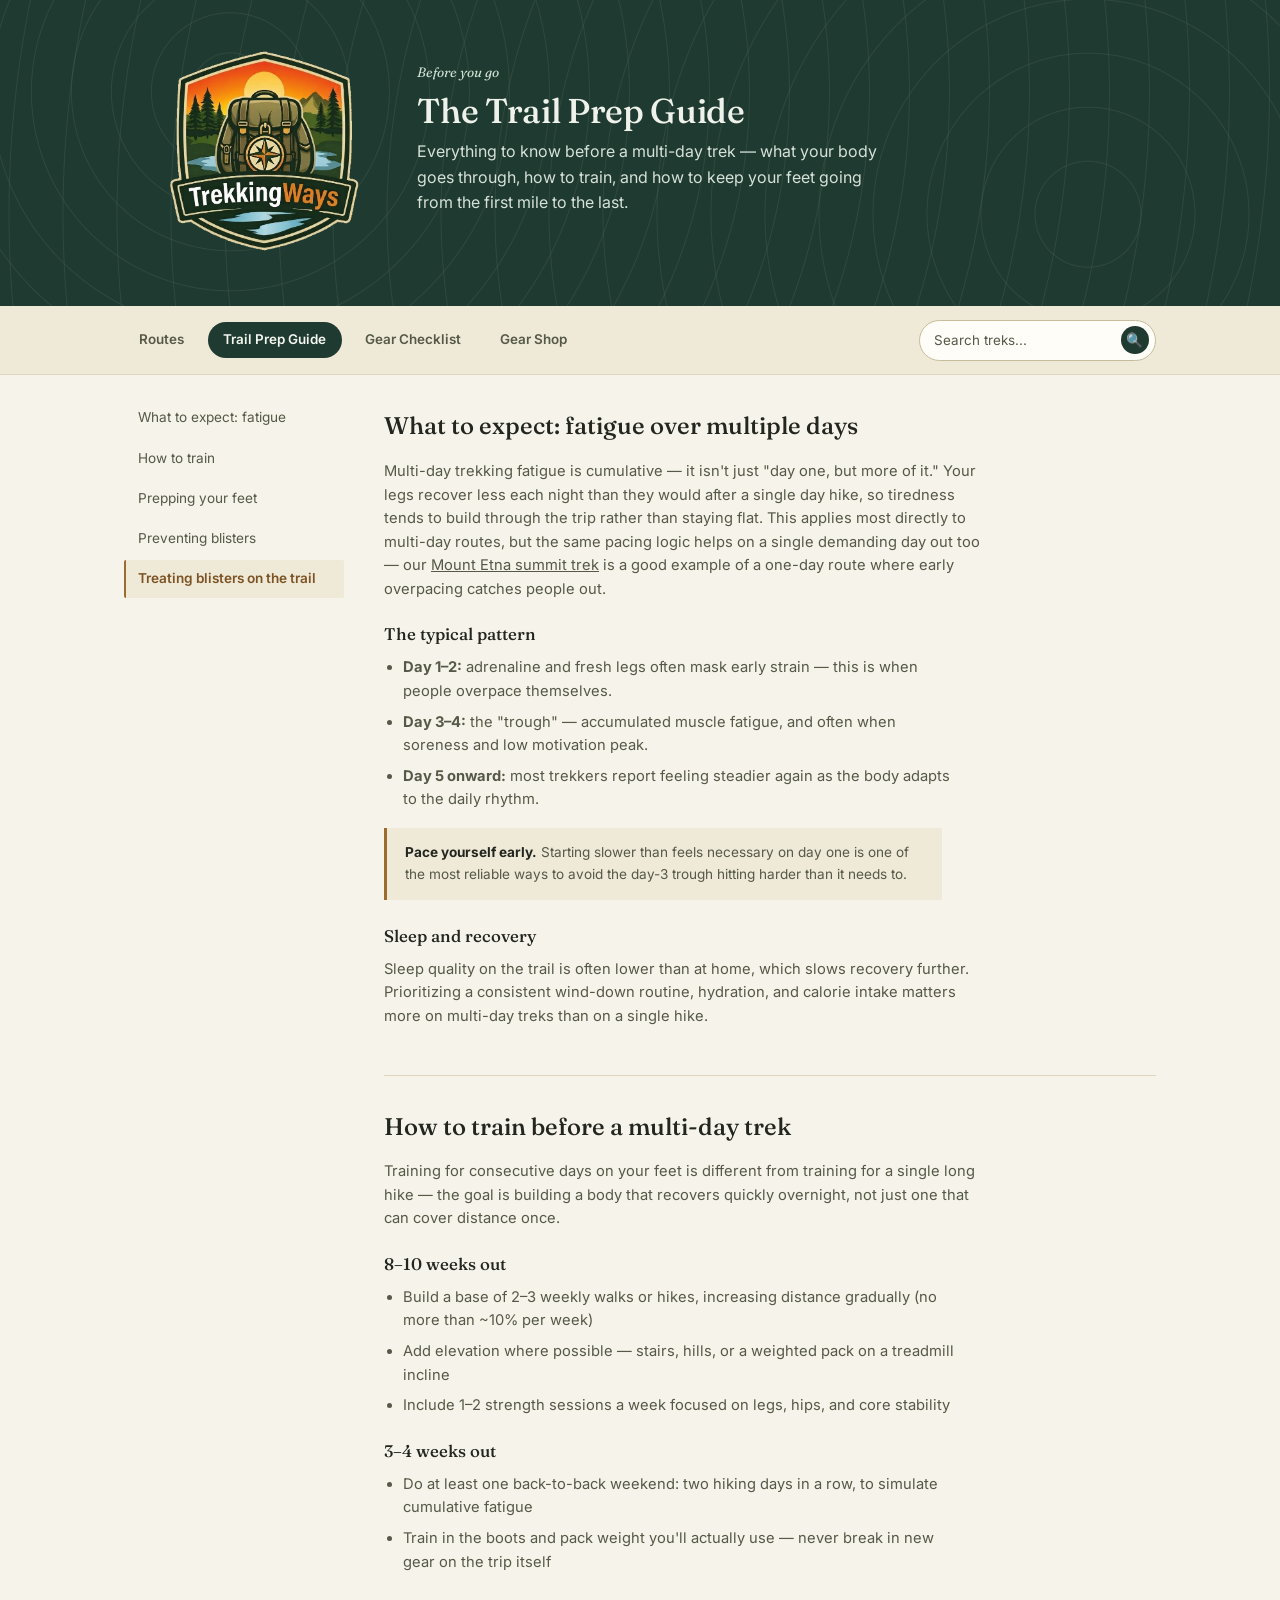
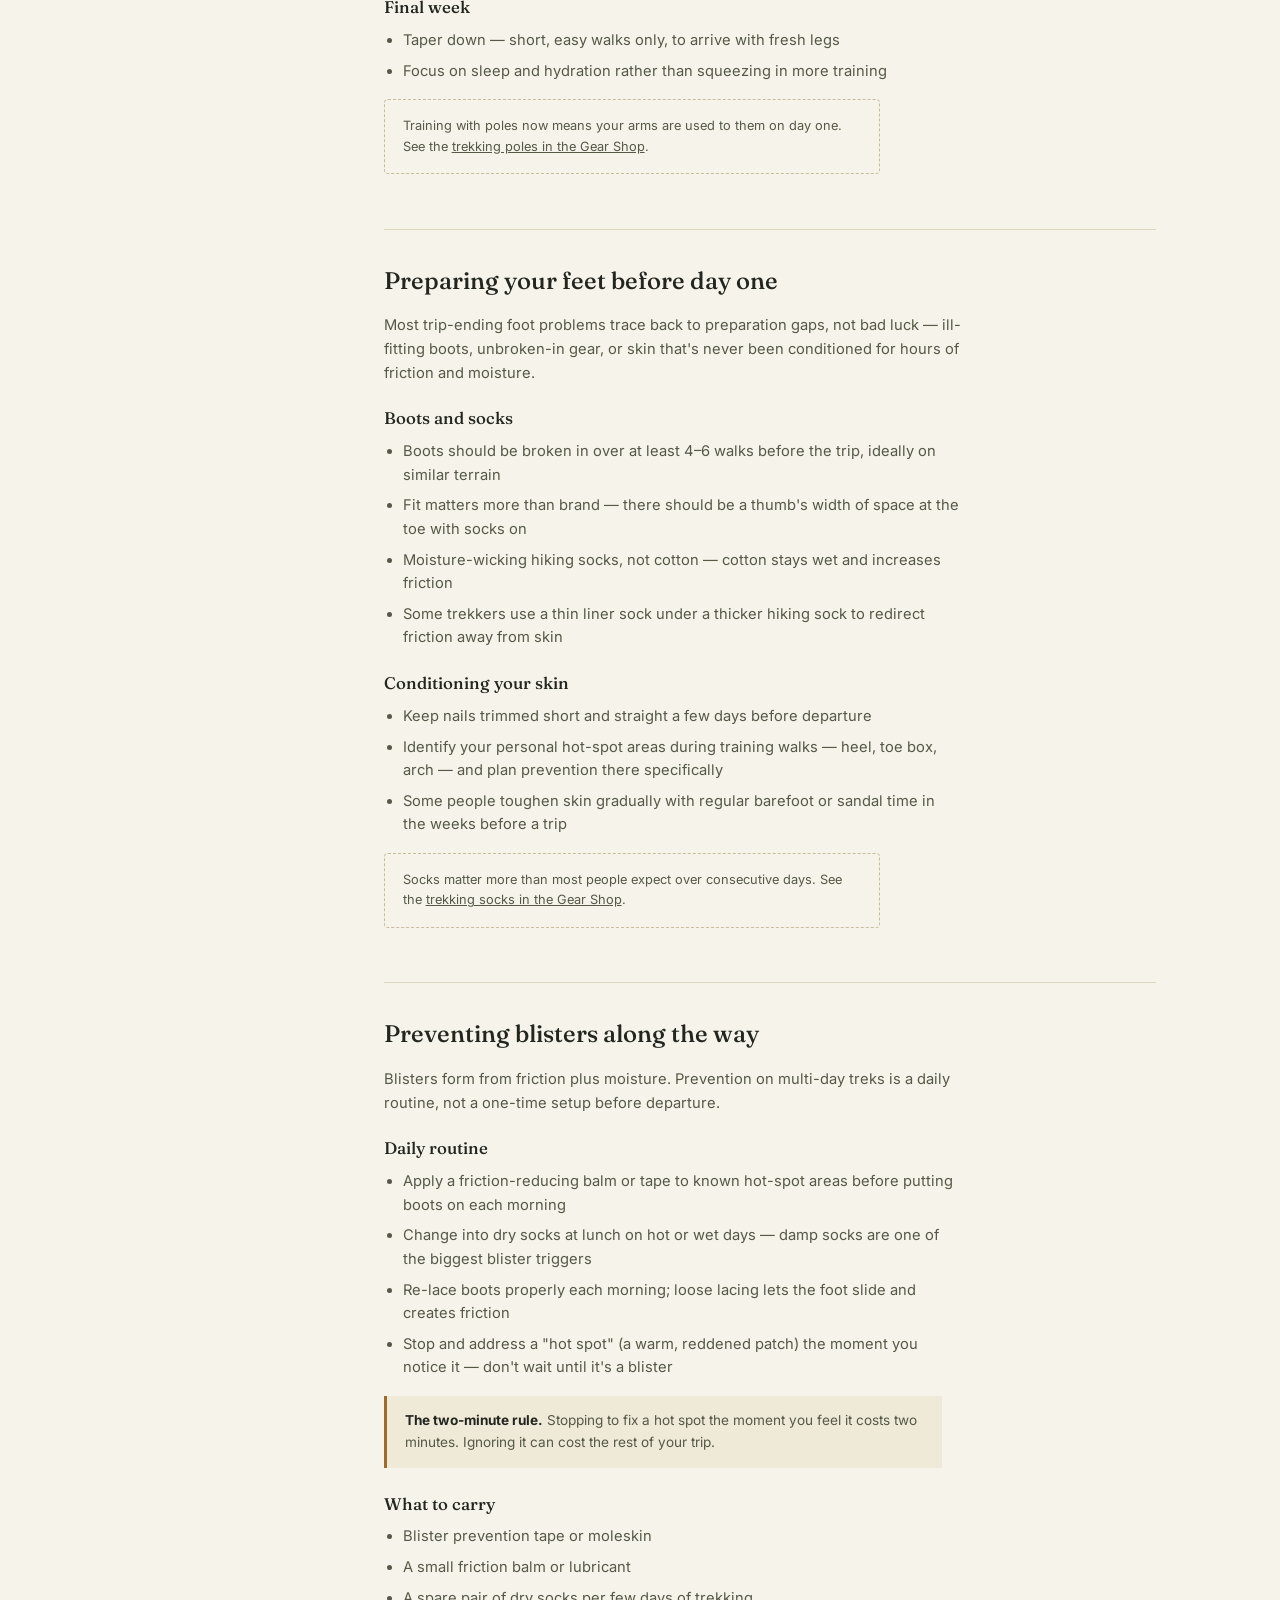
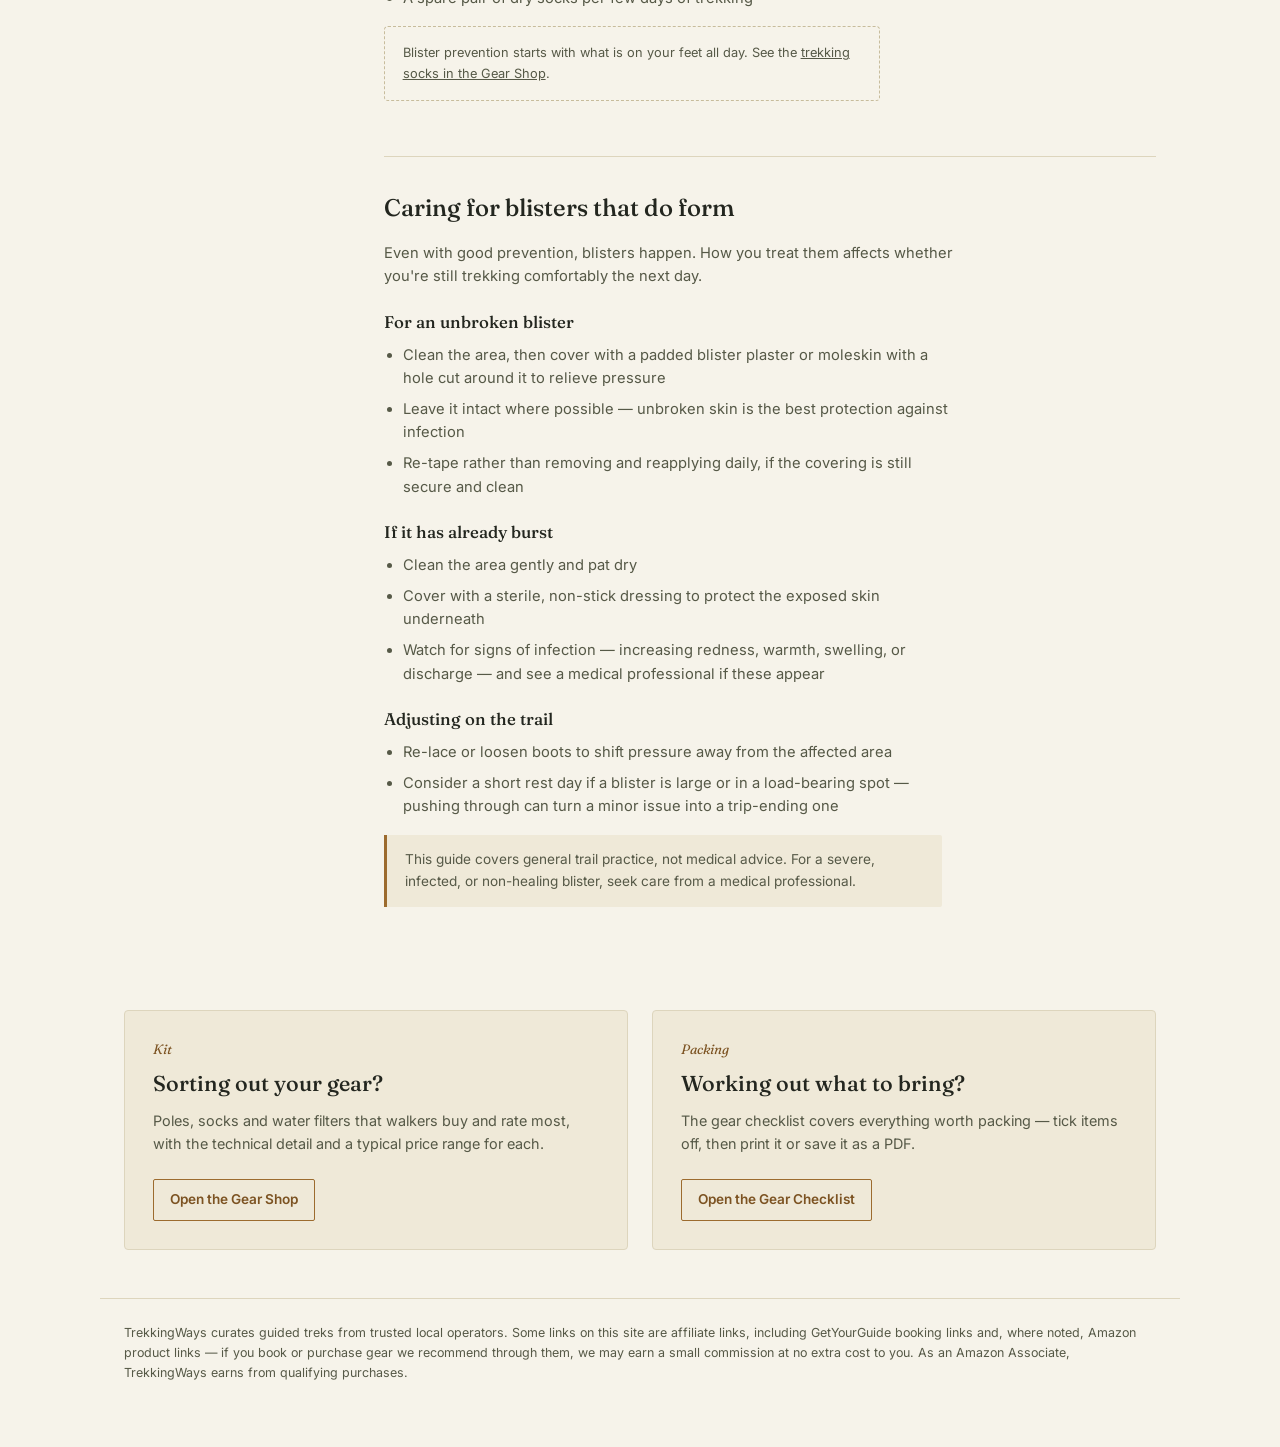
<file: guide.html>
<!DOCTYPE html>
<html lang="en">
<head>
    <meta charset="UTF-8">
    <meta name="viewport" content="width=device-width, initial-scale=1.0">
    <title>Trail Prep Guide — Multi-Day Trekking Basics | TrekkingWays</title>
    <meta name="description" content="What to expect on multi-day treks: managing fatigue, how to train beforehand, prepping your feet, and preventing and treating blisters on the trail.">
    <link rel="canonical" href="https://trekkingways.com/guide.html">

    <!-- Favicons -->
    <link rel="icon" type="image/x-icon" href="favicon.ico">
    <link rel="icon" type="image/png" sizes="32x32" href="favicon-32.png">
    <link rel="apple-touch-icon" sizes="180x180" href="apple-touch-icon.png">
    <link rel="icon" type="image/png" sizes="512x512" href="icon-512.png">

    <!-- Google Analytics (GA4) - trekkingways.com property -->
    <script async src="https://www.googletagmanager.com/gtag/js?id=G-VSWBG74Z71"></script>
    <script>
        window.dataLayer = window.dataLayer || [];
        function gtag(){dataLayer.push(arguments);}
        gtag('js', new Date());
        gtag('config', 'G-VSWBG74Z71');
    </script>

    <link rel="preconnect" href="https://fonts.googleapis.com">
    <link rel="preconnect" href="https://fonts.gstatic.com" crossorigin>
    <link href="https://fonts.googleapis.com/css2?family=Fraunces:ital,opsz,wght@0,9..144,400;0,9..144,500;0,9..144,600;1,9..144,500&family=Inter:wght@400;500;600&display=swap" rel="stylesheet">

    <link rel="stylesheet" href="styles.css">

    <script type="application/ld+json">
    {
        "@context": "https://schema.org",
        "@type": "Article",
        "headline": "The Trail Prep Guide",
        "description": "What to expect on multi-day treks: managing fatigue, how to train beforehand, prepping your feet, and preventing and treating blisters on the trail.",
        "author": {
            "@type": "Organization",
            "name": "TrekkingWays"
        },
        "publisher": {
            "@type": "Organization",
            "name": "TrekkingWays",
            "url": "https://trekkingways.com/"
        },
        "mainEntityOfPage": "https://trekkingways.com/guide.html"
    }
    </script>
</head>
<body>

    <header>
        <div class="header-content">
            <a href="index.html" class="header-logo-link"><img src="logo.png" alt="TrekkingWays" class="header-logo"></a>
            <div class="header-text">
                <p class="header-eyebrow">Before you go</p>
                <h1>The Trail Prep Guide</h1>
                <p class="lede">Everything to know before a multi-day trek — what your body goes through, how to train, and how to keep your feet going from the first mile to the last.</p>
            </div>
        </div>
    </header>

    <nav class="page-menu" aria-label="Site sections">
        <div class="page-menu-inner">
            <div class="nav-pills">
                <a href="index.html" class="nav-pill">Routes</a>
                <a href="guide.html" class="nav-pill is-current" aria-current="page">Trail Prep Guide</a>
                <a href="gear-checklist.html" class="nav-pill">Gear Checklist</a>
                <a href="gear-shop.html" class="nav-pill">Gear Shop</a>
            </div>
            <form class="nav-search" role="search" action="index.html" method="get">
                <label for="nav-search-input" class="sr-only">Search by destination or keyword</label>
                <input type="text" id="nav-search-input" name="q" placeholder="Search treks..." autocomplete="off">
                <button type="submit" class="nav-search-submit" aria-label="Search">&#128269;</button>
            </form>
        </div>
    </nav>

    <div class="guide-layout">
        <nav class="guide-nav" id="guide-nav">
            <a href="#fatigue" class="guide-nav-link">What to expect: fatigue</a>
            <a href="#training" class="guide-nav-link">How to train</a>
            <a href="#foot-prep" class="guide-nav-link">Prepping your feet</a>
            <a href="#blister-prevention" class="guide-nav-link">Preventing blisters</a>
            <a href="#blister-care" class="guide-nav-link">Treating blisters on the trail</a>
        </nav>

        <div class="guide-content">

            <section class="guide-section" id="fatigue">
                <h2>What to expect: fatigue over multiple days</h2>
                <p>Multi-day trekking fatigue is cumulative — it isn't just "day one, but more of it." Your legs recover less each night than they would after a single day hike, so tiredness tends to build through the trip rather than staying flat. This applies most directly to multi-day routes, but the same pacing logic helps on a single demanding day out too — our <a href="mount-etna-summit-trek.html">Mount Etna summit trek</a> is a good example of a one-day route where early overpacing catches people out.</p>
                <h3>The typical pattern</h3>
                <ul>
                    <li><strong>Day 1–2:</strong> adrenaline and fresh legs often mask early strain — this is when people overpace themselves.</li>
                    <li><strong>Day 3–4:</strong> the "trough" — accumulated muscle fatigue, and often when soreness and low motivation peak.</li>
                    <li><strong>Day 5 onward:</strong> most trekkers report feeling steadier again as the body adapts to the daily rhythm.</li>
                </ul>
                <div class="guide-callout">
                    <strong>Pace yourself early.</strong> Starting slower than feels necessary on day one is one of the most reliable ways to avoid the day-3 trough hitting harder than it needs to.
                </div>
                <h3>Sleep and recovery</h3>
                <p>Sleep quality on the trail is often lower than at home, which slows recovery further. Prioritizing a consistent wind-down routine, hydration, and calorie intake matters more on multi-day treks than on a single hike.</p>
            </section>

            <section class="guide-section" id="training">
                <h2>How to train before a multi-day trek</h2>
                <p>Training for consecutive days on your feet is different from training for a single long hike — the goal is building a body that recovers quickly overnight, not just one that can cover distance once.</p>
                <h3>8–10 weeks out</h3>
                <ul>
                    <li>Build a base of 2–3 weekly walks or hikes, increasing distance gradually (no more than ~10% per week)</li>
                    <li>Add elevation where possible — stairs, hills, or a weighted pack on a treadmill incline</li>
                    <li>Include 1–2 strength sessions a week focused on legs, hips, and core stability</li>
                </ul>
                <h3>3–4 weeks out</h3>
                <ul>
                    <li>Do at least one back-to-back weekend: two hiking days in a row, to simulate cumulative fatigue</li>
                    <li>Train in the boots and pack weight you'll actually use — never break in new gear on the trip itself</li>
                </ul>
                <h3>Final week</h3>
                <ul>
                    <li>Taper down — short, easy walks only, to arrive with fresh legs</li>
                    <li>Focus on sleep and hydration rather than squeezing in more training</li>
                </ul>
                <div class="gear-placeholder">
                    Training with poles now means your arms are used to them on day one. See the <a href="gear-shop.html#poles">trekking poles in the Gear Shop</a>.
                </div>
            </section>

            <section class="guide-section" id="foot-prep">
                <h2>Preparing your feet before day one</h2>
                <p>Most trip-ending foot problems trace back to preparation gaps, not bad luck — ill-fitting boots, unbroken-in gear, or skin that's never been conditioned for hours of friction and moisture.</p>
                <h3>Boots and socks</h3>
                <ul>
                    <li>Boots should be broken in over at least 4–6 walks before the trip, ideally on similar terrain</li>
                    <li>Fit matters more than brand — there should be a thumb's width of space at the toe with socks on</li>
                    <li>Moisture-wicking hiking socks, not cotton — cotton stays wet and increases friction</li>
                    <li>Some trekkers use a thin liner sock under a thicker hiking sock to redirect friction away from skin</li>
                </ul>
                <h3>Conditioning your skin</h3>
                <ul>
                    <li>Keep nails trimmed short and straight a few days before departure</li>
                    <li>Identify your personal hot-spot areas during training walks — heel, toe box, arch — and plan prevention there specifically</li>
                    <li>Some people toughen skin gradually with regular barefoot or sandal time in the weeks before a trip</li>
                </ul>
                <div class="gear-placeholder">
                    Socks matter more than most people expect over consecutive days. See the <a href="gear-shop.html#socks">trekking socks in the Gear Shop</a>.
                </div>
            </section>

            <section class="guide-section" id="blister-prevention">
                <h2>Preventing blisters along the way</h2>
                <p>Blisters form from friction plus moisture. Prevention on multi-day treks is a daily routine, not a one-time setup before departure.</p>
                <h3>Daily routine</h3>
                <ul>
                    <li>Apply a friction-reducing balm or tape to known hot-spot areas before putting boots on each morning</li>
                    <li>Change into dry socks at lunch on hot or wet days — damp socks are one of the biggest blister triggers</li>
                    <li>Re-lace boots properly each morning; loose lacing lets the foot slide and creates friction</li>
                    <li>Stop and address a "hot spot" (a warm, reddened patch) the moment you notice it — don't wait until it's a blister</li>
                </ul>
                <div class="guide-callout">
                    <strong>The two-minute rule.</strong> Stopping to fix a hot spot the moment you feel it costs two minutes. Ignoring it can cost the rest of your trip.
                </div>
                <h3>What to carry</h3>
                <ul>
                    <li>Blister prevention tape or moleskin</li>
                    <li>A small friction balm or lubricant</li>
                    <li>A spare pair of dry socks per few days of trekking</li>
                </ul>
                <div class="gear-placeholder">
                    Blister prevention starts with what is on your feet all day. See the <a href="gear-shop.html#socks">trekking socks in the Gear Shop</a>.
                </div>
            </section>

            <section class="guide-section" id="blister-care">
                <h2>Caring for blisters that do form</h2>
                <p>Even with good prevention, blisters happen. How you treat them affects whether you're still trekking comfortably the next day.</p>
                <h3>For an unbroken blister</h3>
                <ul>
                    <li>Clean the area, then cover with a padded blister plaster or moleskin with a hole cut around it to relieve pressure</li>
                    <li>Leave it intact where possible — unbroken skin is the best protection against infection</li>
                    <li>Re-tape rather than removing and reapplying daily, if the covering is still secure and clean</li>
                </ul>
                <h3>If it has already burst</h3>
                <ul>
                    <li>Clean the area gently and pat dry</li>
                    <li>Cover with a sterile, non-stick dressing to protect the exposed skin underneath</li>
                    <li>Watch for signs of infection — increasing redness, warmth, swelling, or discharge — and see a medical professional if these appear</li>
                </ul>
                <h3>Adjusting on the trail</h3>
                <ul>
                    <li>Re-lace or loosen boots to shift pressure away from the affected area</li>
                    <li>Consider a short rest day if a blister is large or in a load-bearing spot — pushing through can turn a minor issue into a trip-ending one</li>
                </ul>
                <div class="guide-callout">
                    This guide covers general trail practice, not medical advice. For a severe, infected, or non-healing blister, seek care from a medical professional.
                </div>
            </section>

        </div>
    </div>

    <div class="main-container">
        <div class="teasers-grid">
            <section class="guide-teaser">
                <div class="guide-teaser-text">
                    <p class="teaser-eyebrow">Kit</p>
                    <h2>Sorting out your gear?</h2>
                    <p>Poles, socks and water filters that walkers buy and rate most, with the technical detail and a typical price range for each.</p>
                </div>
                <a href="gear-shop.html" class="btn btn-brass">Open the Gear Shop</a>
            </section>

            <section class="guide-teaser">
                <div class="guide-teaser-text">
                    <p class="teaser-eyebrow">Packing</p>
                    <h2>Working out what to bring?</h2>
                    <p>The gear checklist covers everything worth packing — tick items off, then print it or save it as a PDF.</p>
                </div>
                <a href="gear-checklist.html" class="btn btn-brass">Open the Gear Checklist</a>
            </section>
        </div>
    </div>

    <footer class="site-footer">
        <p>TrekkingWays curates guided treks from trusted local operators. Some links on this site are affiliate links, including GetYourGuide booking links and, where noted, Amazon product links — if you book or purchase gear we recommend through them, we may earn a small commission at no extra cost to you. As an Amazon Associate, TrekkingWays earns from qualifying purchases.</p>
    </footer>

    <script>
        const navLinks = document.querySelectorAll('.guide-nav-link');
        const sections = document.querySelectorAll('.guide-section');

        const observer = new IntersectionObserver((entries) => {
            entries.forEach(entry => {
                if (entry.isIntersecting) {
                    const id = entry.target.getAttribute('id');
                    navLinks.forEach(link => {
                        link.classList.toggle('is-active', link.getAttribute('href') === '#' + id);
                    });
                }
            });
        }, { rootMargin: '-30% 0px -60% 0px' });

        sections.forEach(section => observer.observe(section));
    </script>
</body>
</html>
</file>
<file: styles.css>
:root {
    --paper: #f6f3ea;
    --paper-deep: #efe9d8;
    --ink: #23261f;
    --ink-soft: #565947;
    --pine: #1f3a30;
    --pine-mid: #345545;
    --brass: #9c6b2e;
    --brass-deep: #7c5322;
    --line: #ddd5bd;
    --line-strong: #c7bc9c;
    --card: #fffdf8;
    --font-display: "Fraunces", Georgia, serif;
    --font-body: "Inter", -apple-system, BlinkMacSystemFont, "Segoe UI", sans-serif;
}

* {
    box-sizing: border-box;
    margin: 0;
    padding: 0;
}

body {
    font-family: var(--font-body);
    background-color: var(--paper);
    color: var(--ink);
    line-height: 1.6;
    padding-bottom: 2.5rem;
}

a { color: inherit; }

/* ---------- Page menu: nav + filters, sits under the banner ---------- */

.page-menu {
    background-color: var(--paper-deep);
    border-bottom: 1px solid var(--line);
}

/* ---------- Brand bar: site wordmark, part of the top banner on every page ---------- */

.brand-bar {
    background-color: var(--pine);
    padding: 0.4rem 1.5rem;
}

.brand-bar-inner {
    max-width: 1080px;
    margin: 0 auto;
    display: flex;
    align-items: center;
}

.brand-bar-link {
    font-family: var(--font-display);
    font-weight: 500;
    font-size: 1.02rem;
    text-decoration: none;
    color: #eef2ea;
    display: inline-flex;
    align-items: center;
}

.brand-bar-logo {
    display: block;
    height: 48px;
    width: auto;
}

/* ---------- Page menu: site-page navigation only (Routes / Trail Prep Guide) ---------- */

.page-menu-inner {
    max-width: 1080px;
    margin: 0 auto;
    padding: 0.85rem 1.5rem;
    display: flex;
    align-items: center;
    justify-content: space-between;
    flex-wrap: wrap;
    gap: 0.75rem 1.5rem;
}

.nav-search {
    display: flex;
    align-items: center;
    gap: 0.4rem;
    background-color: var(--card);
    border: 1px solid var(--line-strong);
    border-radius: 999px;
    padding: 0.35rem 0.4rem 0.35rem 0.9rem;
}

.nav-search input[type="text"] {
    border: none;
    outline: none;
    background: none;
    font-family: var(--font-body);
    font-size: 0.84rem;
    color: var(--ink);
    width: 180px;
}

.nav-search input[type="text"]::placeholder { color: var(--ink-soft); }

.nav-search-submit {
    display: flex;
    align-items: center;
    justify-content: center;
    width: 28px;
    height: 28px;
    border-radius: 50%;
    border: none;
    background-color: var(--pine);
    color: #f4f7f1;
    cursor: pointer;
    font-size: 0.85rem;
    flex-shrink: 0;
    padding: 0;
}

.nav-search-submit:hover { background-color: var(--pine-mid); }

@media (max-width: 560px) {
    .nav-search { width: 100%; order: 3; }
    .nav-search input[type="text"] { width: 100%; }
}

.nav-pills {
    display: flex;
    align-items: center;
    flex-wrap: wrap;
    gap: 0.5rem;
}

.nav-pill {
    padding: 0.4rem 0.9rem;
    border-radius: 999px;
    font-size: 0.84rem;
    font-weight: 600;
    text-decoration: none;
    color: var(--ink-soft);
    background-color: transparent;
    border: 1px solid transparent;
    transition: background-color 0.15s ease, color 0.15s ease;
}

.nav-pill:hover { background-color: rgba(31,58,48,0.08); color: var(--pine); }

.nav-pill.is-current {
    background-color: var(--pine);
    color: #f4f7f1;
}

/* ---------- Gallery toolbar: filters, scoped to the trail gallery on the homepage ---------- */

.gallery-toolbar {
    margin: 1.75rem 0 1.1rem;
    padding-bottom: 1.1rem;
    border-bottom: 1px solid var(--line);
}

.filter-pills {
    display: flex;
    align-items: center;
    flex-wrap: wrap;
    gap: 0.5rem;
}

.filter-pills-label {
    font-size: 0.78rem;
    color: var(--ink-soft);
    margin-right: 0.15rem;
}

.filter-pill {
    background-color: var(--card);
    border: 1px solid var(--line);
    color: var(--ink-soft);
    font-family: var(--font-body);
    font-size: 0.8rem;
    font-weight: 500;
    padding: 0.4rem 0.85rem;
    border-radius: 999px;
    cursor: pointer;
    transition: background-color 0.15s ease, color 0.15s ease, border-color 0.15s ease;
}

.filter-pill:hover { border-color: var(--line-strong); color: var(--pine); }

.filter-pill.active {
    background-color: var(--brass);
    border-color: var(--brass);
    color: #fffdf8;
}

/* ---------- Header ---------- */

header {
    position: relative;
    background-color: var(--pine);
    color: #eef2ea;
    padding: 2.25rem 1.5rem 2.5rem 1.5rem;
    overflow: hidden;
}

header::before {
    content: "";
    position: absolute;
    inset: 0;
    opacity: 0.16;
    background-image:
        repeating-radial-gradient(circle at 18% 30%, transparent 0, transparent 38px, rgba(238,242,234,0.5) 39px, transparent 40px),
        repeating-radial-gradient(circle at 85% 70%, transparent 0, transparent 52px, rgba(238,242,234,0.5) 53px, transparent 54px);
    pointer-events: none;
}

.header-content {
    position: relative;
    max-width: 980px;
    margin: 0 auto;
    text-align: left;
    display: flex;
    align-items: center;
    gap: 2.5rem;
}

.header-logo-link {
    display: block;
    flex-shrink: 0;
}

.header-logo {
    display: block;
    height: 230px;
    width: auto;
}

.header-text {
    flex: 1;
    min-width: 0;
}

@media (max-width: 900px) {
    .header-logo {
        height: 170px;
    }
    .header-content {
        gap: 1.5rem;
    }
}

@media (max-width: 560px) {
    .header-content {
        flex-direction: column;
        align-items: flex-start;
        gap: 1.25rem;
    }
    .header-logo {
        height: 130px;
    }
}

.header-eyebrow {
    font-size: 0.85rem;
    color: #cfe0d4;
    font-style: italic;
    font-family: var(--font-display);
    margin-bottom: 0.5rem;
}

h1 {
    font-family: var(--font-display);
    font-size: 2.15rem;
    font-weight: 500;
    line-height: 1.1;
    letter-spacing: -0.01em;
    margin-bottom: 0.6rem;
    max-width: 20ch;
}

header p.lede {
    font-size: 1rem;
    color: #d6e2d9;
    max-width: 46ch;
    margin-bottom: 1.5rem;
}

.search-container {
    max-width: 460px;
    border-bottom: 1.5px solid rgba(238,242,234,0.45);
    padding-bottom: 0.4rem;
    transition: border-color 0.2s ease;
}

.search-container:focus-within { border-color: #eef2ea; }

.search-label {
    display: block;
    font-size: 0.68rem;
    letter-spacing: 0.04em;
    color: #a9c2b0;
    margin-bottom: 0.3rem;
}

#search-input {
    width: 100%;
    background: transparent;
    border: none;
    outline: none;
    font-family: var(--font-body);
    font-size: 1rem;
    color: #f4f7f1;
    padding: 0.1rem 0;
}

#search-input::placeholder { color: #9fb6a5; }

/* ---------- Main / filters ---------- */

.main-container {
    max-width: 1080px;
    margin: 0 auto;
    padding: 0 1.5rem;
}

/* ---------- Tour grid ---------- */

.intro-copy {
    font-size: 0.92rem;
    color: var(--ink-soft);
    max-width: 68ch;
    margin: 1.5rem 0 0;
}

.tours-grid { margin-top: 1.75rem; }

.tours-grid {
    display: grid;
    grid-template-columns: repeat(auto-fill, minmax(230px, 1fr));
    gap: 1.25rem;
}

.tour-card {
    display: flex;
    flex-direction: column;
    border: 1px solid var(--line);
    border-radius: 4px;
    overflow: hidden;
    background-color: var(--card);
    text-decoration: none;
    transition: border-color 0.18s ease;
}

.tour-card:hover { border-color: var(--line-strong); }

.tour-image-wrapper {
    position: relative;
    aspect-ratio: 4 / 3;
    width: 100%;
    overflow: hidden;
    background-color: var(--paper-deep);
}

.tour-image-wrapper img {
    width: 100%;
    height: 100%;
    object-fit: cover;
    display: block;
    filter: saturate(1.02);
    transition: transform 0.4s ease;
}

.tour-card:hover .tour-image-wrapper img { transform: scale(1.035); }

.tour-flag {
    position: absolute;
    top: 0.65rem;
    left: 0.65rem;
    z-index: 2;
    font-family: var(--font-body);
    font-size: 0.72rem;
    font-weight: 600;
    color: #fbf8f0;
    background-color: var(--pine);
    padding: 0.32rem 0.7rem;
    border-radius: 2px;
    letter-spacing: 0.01em;
}

.tour-flag-alt { background-color: var(--brass-deep); }
.tour-flag-winter { background-color: var(--pine-mid); }

.tour-content {
    display: flex;
    flex-direction: column;
    padding: 1.1rem 1.25rem 1.35rem;
    flex-grow: 1;
}

.tour-meta { display: flex; gap: 1rem; margin-bottom: 0.55rem; font-size: 0.76rem; }
.badge-difficulty { color: var(--brass-deep); font-weight: 600; }
.badge-duration { color: var(--ink-soft); }
.badge-difficulty::after {
    content: "";
    display: inline-block;
    width: 3px; height: 3px;
    border-radius: 50%;
    background: var(--line-strong);
    margin-left: 1.1rem;
    vertical-align: middle;
}

.tour-title {
    font-family: var(--font-display);
    font-size: 1.2rem;
    font-weight: 500;
    line-height: 1.25;
    color: var(--ink);
    margin-bottom: 0.3rem;
}

.tour-location { font-size: 0.8rem; color: var(--brass-deep); margin-bottom: 0.55rem; font-weight: 500; }
.tour-description { font-size: 0.88rem; color: var(--ink-soft); margin-bottom: 1rem; flex-grow: 1; }
.tour-action { margin-top: auto; }

.btn {
    display: block;
    width: 100%;
    text-align: center;
    background: none;
    color: var(--pine);
    border: 1px solid var(--pine);
    padding: 0.55rem 1rem;
    border-radius: 2px;
    text-decoration: none;
    font-size: 0.85rem;
    font-weight: 600;
    transition: background-color 0.18s ease, color 0.18s ease;
    cursor: pointer;
}

.btn:hover { background-color: var(--pine); color: #f4f7f1; }

.btn-brass {
    width: auto;
    display: inline-block;
    border-color: var(--brass);
    color: var(--brass-deep);
    white-space: nowrap;
}

.btn-brass:hover { background-color: var(--brass); color: #fffdf8; }

.no-results {
    text-align: center;
    padding: 2.5rem 1rem;
    color: var(--ink-soft);
    font-family: var(--font-display);
    font-style: italic;
    font-size: 1.1rem;
    display: none;
    border-top: 1px solid var(--line);
}

.btn-fallback {
    display: block;
    text-align: center;
    margin-top: 0.5rem;
    font-size: 0.78rem;
    color: var(--ink-soft);
    text-decoration: none;
}

.btn-fallback:hover { color: var(--pine); text-decoration: underline; }

/* ---------- Guide teaser on homepage ---------- */

.teasers-grid {
    display: grid;
    grid-template-columns: repeat(auto-fit, minmax(280px, 1fr));
    gap: 1.5rem;
    margin: 3rem 0 1rem;
}

.guide-teaser {
    display: flex;
    align-items: center;
    justify-content: space-between;
    gap: 1.5rem;
    flex-wrap: wrap;
    margin: 0;
    padding: 1.75rem;
    background-color: var(--paper-deep);
    border: 1px solid var(--line);
    border-radius: 4px;
}

.guide-teaser-text { max-width: 46ch; }
.guide-teaser-text .teaser-eyebrow {
    font-size: 0.85rem;
    color: var(--brass-deep);
    font-style: italic;
    font-family: var(--font-display);
    margin-bottom: 0.4rem;
}
.guide-teaser-text h2 {
    font-family: var(--font-display);
    font-weight: 500;
    font-size: 1.35rem;
    margin: 0.2rem 0 0.5rem;
}
.guide-teaser-text p:last-child { font-size: 0.9rem; color: var(--ink-soft); }

/* ---------- Footer ---------- */

.site-footer {
    max-width: 1080px;
    margin: 3rem auto 0;
    padding: 1.5rem;
    border-top: 1px solid var(--line);
    font-size: 0.78rem;
    color: var(--ink-soft);
}

/* ---------- Detail page ---------- */

.detail-hero {
    position: relative;
    width: 100%;
    aspect-ratio: 16 / 7;
    overflow: hidden;
    background-color: var(--paper-deep);
}

.detail-hero img { width: 100%; height: 100%; object-fit: cover; display: block; }

.breadcrumb {
    max-width: 1080px;
    margin: 1.25rem auto 0;
    padding: 0 1.5rem;
    font-size: 0.82rem;
    color: var(--ink-soft);
}

.breadcrumb a { color: var(--pine); text-decoration: none; }
.breadcrumb a:hover { text-decoration: underline; }

.detail-layout {
    max-width: 1080px;
    margin: 1.25rem auto 0;
    padding: 0 1.5rem;
    display: grid;
    grid-template-columns: 1fr 340px;
    gap: 2.5rem;
    align-items: start;
}

.detail-main .detail-location {
    font-size: 0.85rem;
    color: var(--brass-deep);
    font-weight: 500;
    margin-bottom: 0.4rem;
}

.detail-main h1 {
    max-width: none;
    font-size: 2rem;
    color: var(--ink);
    margin-bottom: 0.9rem;
}

.detail-meta-row {
    display: flex;
    flex-wrap: wrap;
    gap: 0.4rem 1.5rem;
    font-size: 0.85rem;
    color: var(--ink-soft);
    padding: 0.9rem 0;
    margin-bottom: 1.4rem;
    border-top: 1px solid var(--line);
    border-bottom: 1px solid var(--line);
}

.detail-meta-row strong { color: var(--ink); font-weight: 600; display: block; font-size: 0.72rem; text-transform: none; }

.detail-body p { font-size: 0.95rem; color: var(--ink-soft); margin-bottom: 1.2rem; max-width: 68ch; }

.detail-section-heading {
    font-family: var(--font-display);
    font-weight: 500;
    font-size: 1.15rem;
    margin: 1.75rem 0 0.75rem;
}

.detail-highlights { list-style: none; margin-bottom: 1.5rem; }
.detail-highlights li {
    position: relative;
    padding-left: 1.2rem;
    font-size: 0.9rem;
    color: var(--ink-soft);
    margin-bottom: 0.55rem;
    max-width: 60ch;
}
.detail-highlights li::before { content: "—"; position: absolute; left: 0; color: var(--brass); }

.booking-panel {
    position: sticky;
    top: 1.5rem;
    background-color: var(--card);
    border: 1px solid var(--line);
    border-radius: 4px;
    padding: 1.35rem;
}

.booking-heading { font-family: var(--font-display); font-size: 1.05rem; font-weight: 500; margin-bottom: 0.3rem; }
.booking-subtext { font-size: 0.8rem; color: var(--ink-soft); margin-bottom: 1rem; }
.booking-subtext a { color: var(--pine); }
#gyg-widget-container { min-height: 80px; margin-bottom: 1rem; }

.affiliate-note {
    font-size: 0.72rem;
    color: var(--ink-soft);
    border-top: 1px solid var(--line);
    padding-top: 0.85rem;
    margin-top: 0.4rem;
}

/* ---------- Guide page ---------- */

.guide-layout {
    max-width: 1080px;
    margin: 0 auto;
    padding: 0 1.5rem;
    display: grid;
    grid-template-columns: 220px 1fr;
    gap: 2.5rem;
    align-items: start;
}

.guide-nav {
    position: sticky;
    top: 1.5rem;
    display: flex;
    flex-direction: column;
    gap: 0.15rem;
    padding: 1.5rem 0;
}

.guide-nav-link {
    text-decoration: none;
    font-size: 0.85rem;
    color: var(--ink-soft);
    padding: 0.5rem 0.75rem;
    border-left: 2px solid transparent;
    border-radius: 2px;
}

.guide-nav-link:hover { color: var(--pine); background-color: var(--paper-deep); }

.guide-nav-link.is-active {
    color: var(--brass-deep);
    border-left-color: var(--brass);
    font-weight: 600;
    background-color: var(--paper-deep);
}

.guide-section {
    padding: 2rem 0;
    border-bottom: 1px solid var(--line);
    scroll-margin-top: 5.5rem;
}

.guide-section:last-child { border-bottom: none; }

.guide-section h2 {
    font-family: var(--font-display);
    font-weight: 500;
    font-size: 1.5rem;
    margin-bottom: 0.9rem;
}

.guide-section h3 {
    font-family: var(--font-display);
    font-weight: 500;
    font-size: 1.05rem;
    margin: 1.25rem 0 0.5rem;
}

.guide-section p { font-size: 0.92rem; color: var(--ink-soft); margin-bottom: 0.9rem; max-width: 68ch; }

.guide-section ul, .guide-section ol {
    margin: 0 0 1rem 1.2rem;
    font-size: 0.92rem;
    color: var(--ink-soft);
}

.guide-section li { margin-bottom: 0.45rem; max-width: 62ch; }

.guide-callout {
    background-color: var(--paper-deep);
    border-left: 3px solid var(--brass);
    padding: 0.9rem 1.1rem;
    font-size: 0.85rem;
    color: var(--ink-soft);
    border-radius: 0 2px 2px 0;
    margin: 1rem 0 1.4rem;
    max-width: 62ch;
}

.guide-callout strong { color: var(--ink); }

.gear-placeholder {
    border: 1px dashed var(--line-strong);
    border-radius: 4px;
    padding: 1rem 1.1rem;
    font-size: 0.8rem;
    color: var(--ink-soft);
    margin: 1rem 0 1.4rem;
    max-width: 62ch;
}

/* ---------- Product recommendation cards (Amazon etc.) ---------- */

.product-card {
    display: flex;
    gap: 1rem;
    align-items: flex-start;
    border: 1px solid var(--line);
    border-radius: 4px;
    padding: 1rem;
    margin: 1rem 0 0.5rem;
    max-width: 62ch;
    background-color: var(--card);
    text-decoration: none;
    color: inherit;
    transition: border-color 0.15s ease;
}

.product-card:hover { border-color: var(--line-strong); }

.product-card-image {
    width: 72px;
    height: 96px;
    object-fit: cover;
    border: 1px solid var(--line);
    border-radius: 2px;
    flex-shrink: 0;
    background-color: var(--paper-deep);
}

.product-card-body { flex-grow: 1; }

.product-card-title {
    font-family: var(--font-display);
    font-size: 0.98rem;
    font-weight: 500;
    color: var(--ink);
    margin-bottom: 0.3rem;
}

.product-card-desc {
    font-size: 0.82rem;
    color: var(--ink-soft);
    margin-bottom: 0.5rem;
}

.product-card-cta {
    font-size: 0.8rem;
    font-weight: 600;
    color: var(--brass-deep);
}

.affiliate-disclosure {
    font-size: 0.72rem;
    color: var(--ink-soft);
    font-style: italic;
    margin: 0.5rem 0 1.4rem;
    max-width: 62ch;
}

/* ---------- Trail photo gallery ---------- */

.trail-gallery { margin: 1.75rem 0; }

.gallery-viewport {
    position: relative;
}

.gallery-track {
    display: flex;
    gap: 0.6rem;
    overflow-x: auto;
    scroll-behavior: smooth;
    scroll-snap-type: x mandatory;
    -webkit-overflow-scrolling: touch;
    scrollbar-width: none;
    padding-bottom: 2px;
}

.gallery-track::-webkit-scrollbar { display: none; }

.gallery-thumb {
    flex: 0 0 calc((100% - 5 * 0.6rem) / 6);
    scroll-snap-align: start;
}

.gallery-thumb img,
.gallery-thumb-placeholder {
    width: 100%;
    aspect-ratio: 1 / 1;
    object-fit: cover;
    display: block;
    border-radius: 4px;
    border: 1px solid var(--line);
}

.gallery-thumb-placeholder {
    display: flex;
    flex-direction: column;
    align-items: center;
    justify-content: center;
    gap: 0.3rem;
    background-color: var(--paper-deep);
    border-style: dashed;
    border-color: var(--line-strong);
    color: var(--ink-soft);
    font-size: 0.62rem;
    text-align: center;
    padding: 0.4rem;
    line-height: 1.25;
}

.gallery-thumb-placeholder svg { width: 20px; height: 20px; opacity: 0.55; }

.gallery-arrow {
    position: absolute;
    top: 50%;
    transform: translateY(-50%);
    width: 32px;
    height: 32px;
    border-radius: 50%;
    border: 1px solid var(--line);
    background-color: var(--card);
    color: var(--pine);
    font-size: 1.05rem;
    line-height: 1;
    cursor: pointer;
    display: flex;
    align-items: center;
    justify-content: center;
    z-index: 2;
    box-shadow: 0 1px 4px rgba(35, 38, 31, 0.12);
    transition: background-color 0.15s ease, color 0.15s ease, opacity 0.15s ease;
}

.gallery-arrow:hover { background-color: var(--pine); color: #f4f7f1; }
.gallery-arrow:disabled { opacity: 0.3; cursor: default; }
.gallery-arrow:disabled:hover { background-color: var(--card); color: var(--pine); }
.gallery-arrow-prev { left: -14px; }
.gallery-arrow-next { right: -14px; }

@media (max-width: 780px) {
    .gallery-thumb { flex-basis: calc((100% - 2 * 0.6rem) / 3); }
}

@media (max-width: 480px) {
    .gallery-thumb { flex-basis: calc((100% - 1 * 0.6rem) / 2); }
    .gallery-arrow-prev { left: -6px; }
    .gallery-arrow-next { right: -6px; }
}

/* ---------- Product recommendation cards (Amazon etc.) ---------- */

.product-card-image-placeholder {
    width: 72px;
    height: 96px;
    flex-shrink: 0;
    border: 1px dashed var(--line-strong);
    border-radius: 2px;
    background-color: var(--paper-deep);
    display: flex;
    align-items: center;
    justify-content: center;
    color: var(--ink-soft);
}

.product-card-image-placeholder svg { width: 22px; height: 22px; opacity: 0.55; }

/* ---------- Gear checklist page ---------- */

.checklist-cta {
    max-width: 1080px;
    margin: 3rem auto 2rem;
    padding: 0 1.5rem;
}

.checklist-cta-box {
    background-color: var(--pine);
    color: #eef2ea;
    border-radius: 10px;
    padding: 1.75rem 2rem;
    display: flex;
    align-items: center;
    gap: 1.5rem;
    flex-wrap: wrap;
}

.checklist-cta-icon {
    font-size: 2.25rem;
    line-height: 1;
    flex-shrink: 0;
    width: 56px;
    height: 56px;
    display: flex;
    align-items: center;
    justify-content: center;
    background-color: rgba(238, 242, 234, 0.1);
    border-radius: 50%;
}

.checklist-cta-text {
    flex: 1;
    min-width: 220px;
}

.checklist-cta-text h2 {
    font-family: var(--font-display);
    font-weight: 500;
    font-size: 1.3rem;
    margin-bottom: 0.35rem;
}

.checklist-cta-text p {
    font-size: 0.9rem;
    color: #d6e2d9;
    max-width: 46ch;
}

.checklist-cta .btn-brass {
    flex-shrink: 0;
    background-color: var(--brass);
    color: #fffdf8;
    border-color: var(--brass);
    padding: 0.75rem 1.4rem;
    font-size: 0.9rem;
}

.checklist-cta .btn-brass:hover {
    background-color: var(--brass-deep);
    border-color: var(--brass-deep);
    color: #fffdf8;
}

@media (max-width: 560px) {
    .checklist-cta-box {
        flex-direction: column;
        align-items: flex-start;
        text-align: left;
    }
    .checklist-cta .btn-brass {
        width: 100%;
        text-align: center;
    }
}

.sr-only {
    position: absolute;
    width: 1px;
    height: 1px;
    padding: 0;
    margin: -1px;
    overflow: hidden;
    clip: rect(0, 0, 0, 0);
    white-space: nowrap;
    border: 0;
}

.checklist-progress {
    max-width: 1080px;
    margin: 1.5rem auto 0;
    padding: 0 1.5rem;
}

.checklist-progress-bar {
    position: relative;
    height: 8px;
    background-color: var(--paper-deep);
    border-radius: 999px;
    overflow: hidden;
    margin-bottom: 0.5rem;
}

.checklist-progress-fill {
    position: absolute;
    inset: 0;
    width: 0%;
    background-color: var(--brass);
    border-radius: 999px;
    transition: width 0.2s ease;
}

.checklist-progress-label {
    font-size: 0.8rem;
    color: var(--ink-soft);
}

.checklist-progress-label button {
    background: none;
    border: none;
    color: var(--pine);
    font: inherit;
    font-weight: 600;
    cursor: pointer;
    text-decoration: underline;
    padding: 0;
    margin-left: 0.75rem;
}

.checklist-layout {
    max-width: 1080px;
    margin: 0 auto;
    padding: 1.75rem 1.5rem 1rem;
    display: grid;
    grid-template-columns: repeat(auto-fill, minmax(280px, 1fr));
    gap: 1.5rem;
}

.checklist-category {
    border: 1px solid var(--line);
    border-radius: 4px;
    background-color: var(--card);
    padding: 1.25rem 1.4rem;
}

.checklist-category h2 {
    font-family: var(--font-display);
    font-weight: 500;
    font-size: 1.1rem;
    margin-bottom: 0.9rem;
    padding-bottom: 0.6rem;
    border-bottom: 1px solid var(--line);
}

.checklist-items { list-style: none; }

.checklist-items li { margin-bottom: 0.6rem; }

.checklist-items label {
    display: flex;
    align-items: flex-start;
    gap: 0.6rem;
    font-size: 0.88rem;
    color: var(--ink-soft);
    cursor: pointer;
    line-height: 1.4;
}

.checklist-items input[type="checkbox"] {
    margin-top: 0.2rem;
    width: 16px;
    height: 16px;
    accent-color: var(--pine);
    flex-shrink: 0;
    cursor: pointer;
}

.checklist-items input[type="checkbox"]:checked ~ span.item-text {
    color: var(--ink);
    text-decoration: line-through;
    text-decoration-color: var(--line-strong);
}

.badge-multiday {
    display: inline-block;
    margin-left: 0.4rem;
    font-size: 0.65rem;
    font-weight: 600;
    letter-spacing: 0.02em;
    text-transform: uppercase;
    color: var(--brass-deep);
    background-color: var(--paper-deep);
    border: 1px solid var(--line);
    border-radius: 999px;
    padding: 0.08rem 0.5rem;
    vertical-align: middle;
}

.checklist-note {
    max-width: 1080px;
    margin: 0 auto;
    padding: 0.5rem 1.5rem 2rem;
    font-size: 0.8rem;
    color: var(--ink-soft);
    max-width: 68ch;
}

@media print {
    .brand-bar, .page-menu, .checklist-progress,
    .site-footer, .checklist-cta, .teasers-grid { display: none !important; }
    header { background: none !important; color: var(--ink) !important; padding: 0.5rem 0 1rem !important; }
    header::before { display: none !important; }
    .header-eyebrow, .lede { color: var(--ink-soft) !important; }
    h1 { color: var(--ink) !important; }
    .checklist-layout { grid-template-columns: repeat(2, 1fr); gap: 0.75rem; padding: 0.5rem 0; }
    .checklist-category { border: none; padding: 0; break-inside: avoid; }
    body { padding-bottom: 0; }
}



/* ---------- YouTube video embeds ---------- */

.video-embed { margin: 1rem 0 1.75rem; max-width: 62ch; }

.video-embed-frame {
    position: relative;
    width: 100%;
    aspect-ratio: 16 / 9;
    border-radius: 4px;
    overflow: hidden;
    background-color: var(--paper-deep);
    border: 1px solid var(--line);
}

.video-embed-frame iframe {
    position: absolute;
    inset: 0;
    width: 100%;
    height: 100%;
    border: 0;
}

.video-embed-caption {
    font-size: 0.78rem;
    color: var(--ink-soft);
    margin-top: 0.5rem;
}

.video-embed-caption a { color: var(--pine); text-decoration: underline; }

@media (max-width: 780px) {
    .detail-layout, .guide-layout { grid-template-columns: 1fr; }
    .guide-nav { position: static; flex-direction: row; overflow-x: auto; padding: 1rem 0; }
}

@media (max-width: 720px) {
    header { padding: 1.75rem 1.25rem 2.25rem 1.25rem; }
    h1 { font-size: 1.75rem; }
    .tours-grid { grid-template-columns: 1fr 1fr; gap: 1rem; }
    .checklist-layout { grid-template-columns: 1fr; }
}

@media (max-width: 480px) {
    .tours-grid { grid-template-columns: 1fr; }
}


/* ---------- Gear shop ---------- */

.gear-main {
    max-width: 1080px;
    margin: 0 auto;
    padding: 0 1.5rem;
}

.gear-intro {
    font-size: 0.92rem;
    color: var(--ink-soft);
    max-width: 68ch;
    margin: 1.75rem 0 0;
}

.gear-intro + .gear-intro { margin-top: 0.8rem; }

.gear-category { margin-top: 2.25rem; }

.gear-category-head {
    display: flex;
    align-items: baseline;
    justify-content: space-between;
    flex-wrap: wrap;
    gap: 0.3rem 1.5rem;
    padding: 0.1rem 0 0.55rem 0.85rem;
    margin-bottom: 1rem;
    border-bottom: 1px solid var(--line);
    border-left: 3px solid var(--pine-mid);
}

.gear-category--poles .gear-category-head { border-left-color: var(--pine-mid); }
.gear-category--socks .gear-category-head { border-left-color: var(--brass); }
.gear-category--water .gear-category-head { border-left-color: var(--pine); }

.gear-category-head h2 {
    font-family: var(--font-display);
    font-weight: 500;
    font-size: 1.25rem;
}

.gear-category-note {
    font-size: 0.78rem;
    color: var(--ink-soft);
}

.gear-grid {
    display: grid;
    grid-template-columns: repeat(auto-fill, minmax(320px, 1fr));
    gap: 0.85rem;
}

.gear-card {
    display: flex;
    flex-direction: row;
    align-items: stretch;
    background-color: #fff;
    border: 1px solid var(--line);
    border-radius: 4px;
    overflow: hidden;
    transition: border-color 0.18s ease;
}

.gear-card:hover { border-color: var(--line-strong); }

.gear-card-media {
    display: block;
    flex: 0 0 108px;
    width: 108px;
    background-color: #fff;
    border-right: 1px solid var(--line);
}

.gear-card-media img {
    display: block;
    width: 100%;
    height: 100%;
    min-height: 108px;
    object-fit: contain;
    padding: 0.5rem;
    background-color: #fff;
}

.gear-card-body {
    display: flex;
    flex-direction: column;
    flex-grow: 1;
    min-width: 0;
    padding: 0.7rem 0.85rem 0.75rem;
}

.gear-card-use {
    font-size: 0.7rem;
    font-weight: 500;
    color: var(--brass-deep);
    margin-bottom: 0.15rem;
}

.gear-card-title {
    font-family: var(--font-display);
    font-size: 0.98rem;
    font-weight: 500;
    line-height: 1.2;
    color: var(--ink);
    margin-bottom: 0.25rem;
}

.gear-card-need {
    font-size: 0.79rem;
    line-height: 1.35;
    color: var(--ink-soft);
    margin-bottom: 0.4rem;
    display: -webkit-box;
    -webkit-line-clamp: 2;
    -webkit-box-orient: vertical;
    overflow: hidden;
}

.gear-details { margin-bottom: 0.5rem; }

.gear-details summary {
    font-size: 0.72rem;
    font-weight: 500;
    color: var(--ink-soft);
    cursor: pointer;
    list-style: none;
    display: inline-flex;
    align-items: center;
    gap: 0.25rem;
}

.gear-details summary::-webkit-details-marker { display: none; }

.gear-details summary::before {
    content: "+";
    display: inline-block;
    width: 1em;
    color: var(--brass-deep);
}

.gear-details[open] summary::before { content: "\u2212"; }

.gear-specs {
    font-size: 0.74rem;
    margin: 0.4rem 0 0.2rem;
}

.gear-spec-row {
    display: flex;
    justify-content: space-between;
    gap: 1rem;
    padding: 0.2rem 0;
    border-bottom: 1px solid var(--line);
}

.gear-spec-row dt { color: var(--ink-soft); flex-shrink: 0; }
.gear-spec-row dd { color: var(--ink); font-weight: 500; text-align: right; }

.gear-card-foot {
    margin-top: auto;
    display: flex;
    align-items: center;
    justify-content: space-between;
    gap: 0.6rem;
    flex-wrap: wrap;
}

.gear-price {
    display: flex;
    flex-direction: column;
    line-height: 1.15;
}

.gear-price-label { font-size: 0.68rem; color: var(--ink-soft); }

.gear-price-value {
    font-family: var(--font-display);
    font-size: 0.92rem;
    color: var(--ink);
}

.btn-amazon {
    display: inline-block;
    width: auto;
    text-align: center;
    padding: 0.4rem 0.75rem;
    font-size: 0.76rem;
    background-color: var(--brass);
    border: 1px solid var(--brass);
    color: #fffdf8;
    border-radius: 2px;
    text-decoration: none;
    font-weight: 600;
    white-space: nowrap;
    transition: background-color 0.18s ease, border-color 0.18s ease;
}

.btn-amazon:hover {
    background-color: var(--brass-deep);
    border-color: var(--brass-deep);
}

.gear-disclosure {
    max-width: 68ch;
    margin: 2.75rem 0 0;
    padding: 1rem 1.15rem;
    background-color: var(--paper-deep);
    border-left: 3px solid var(--brass);
    border-radius: 0 2px 2px 0;
    font-size: 0.78rem;
    color: var(--ink-soft);
}

.gear-disclosure p + p { margin-top: 0.5rem; }
.gear-disclosure strong { color: var(--ink); }

@media (max-width: 480px) {
    .gear-grid { grid-template-columns: 1fr; }
    .gear-card { flex-direction: column; }
    .gear-card-media { width: 100%; border-right: none; border-bottom: 1px solid var(--line); }
    .gear-card-media img { height: 150px; }
}

/* Keyboard focus, site-wide */
a:focus-visible,
button:focus-visible,
input:focus-visible {
    outline: 2px solid var(--brass);
    outline-offset: 2px;
}

/* Gear shop: category filter bar */

.gear-toolbar {
    margin: 1.6rem 0 0.4rem;
    padding-bottom: 1.1rem;
    border-bottom: 1px solid var(--line);
}

.gear-category[hidden] { display: none; }

.gear-count {
    font-size: 0.78rem;
    color: var(--ink-soft);
    margin-top: 0.6rem;
}
</file>
